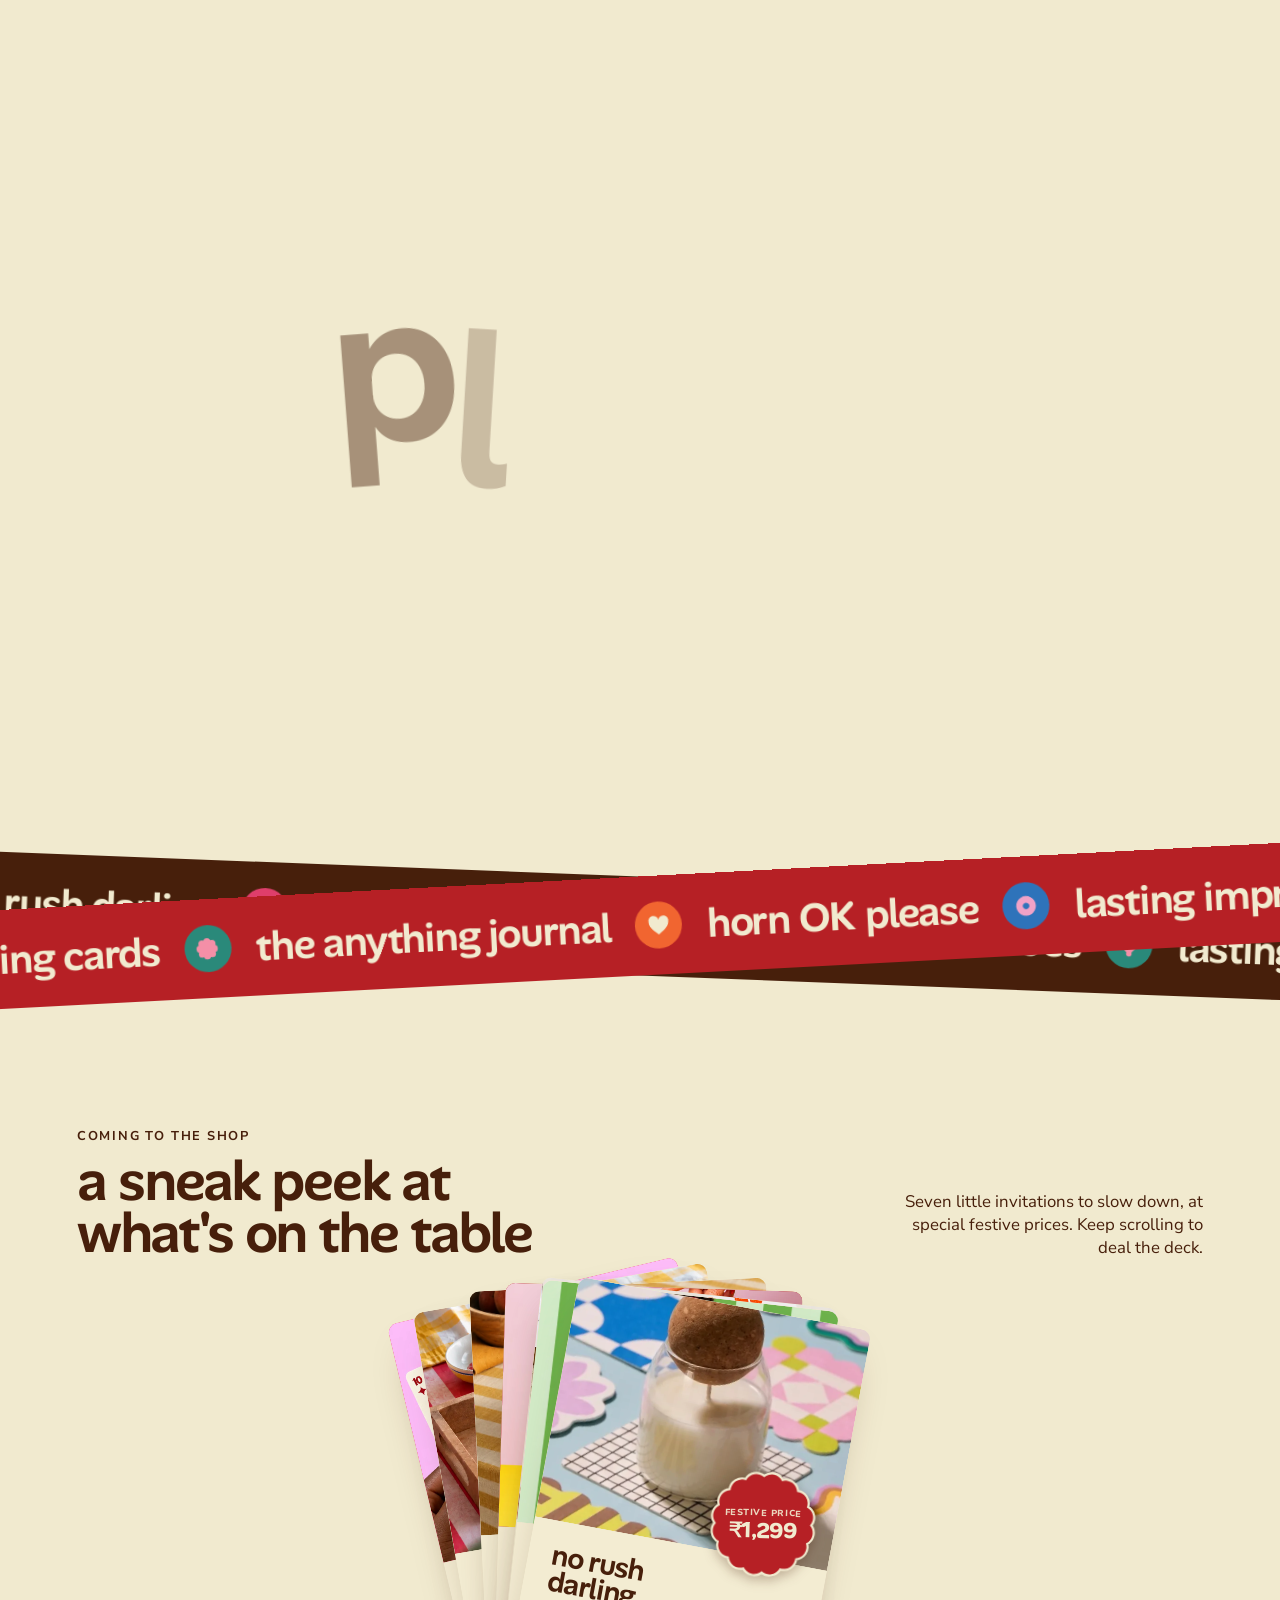
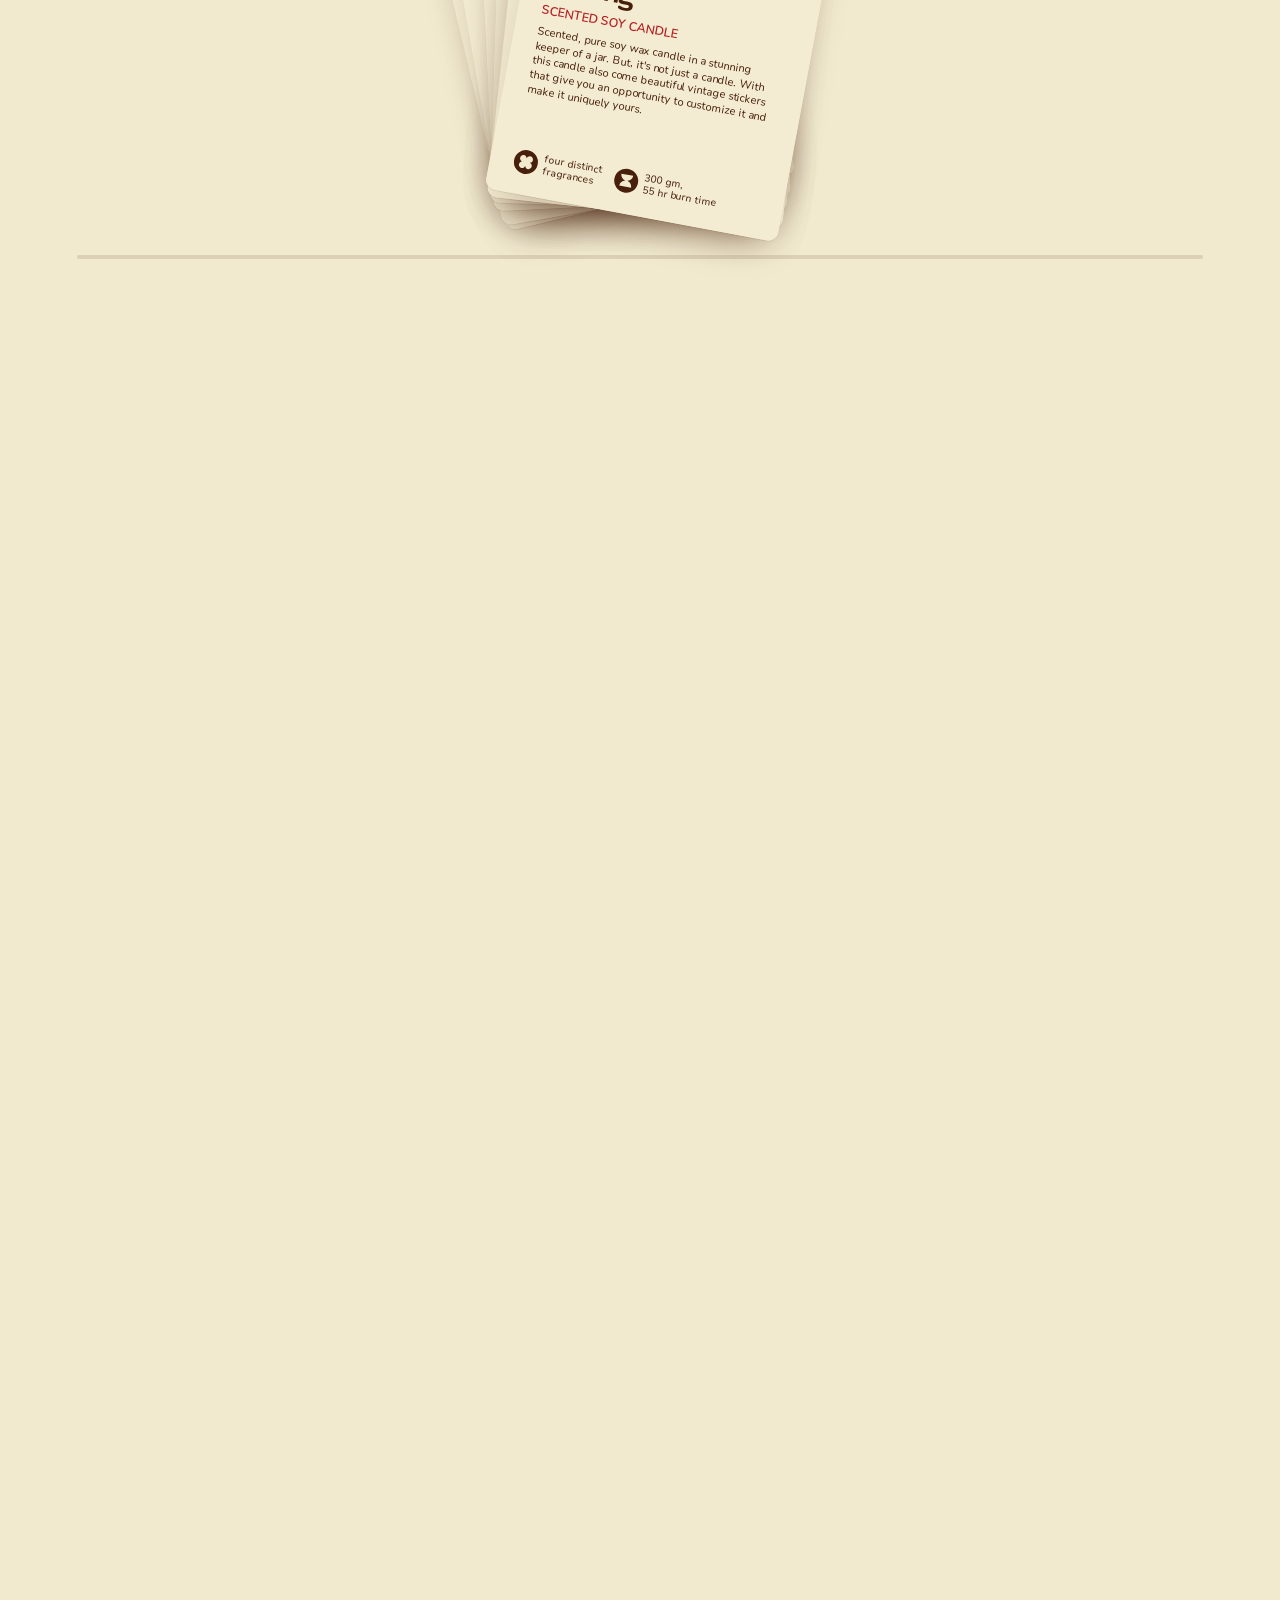
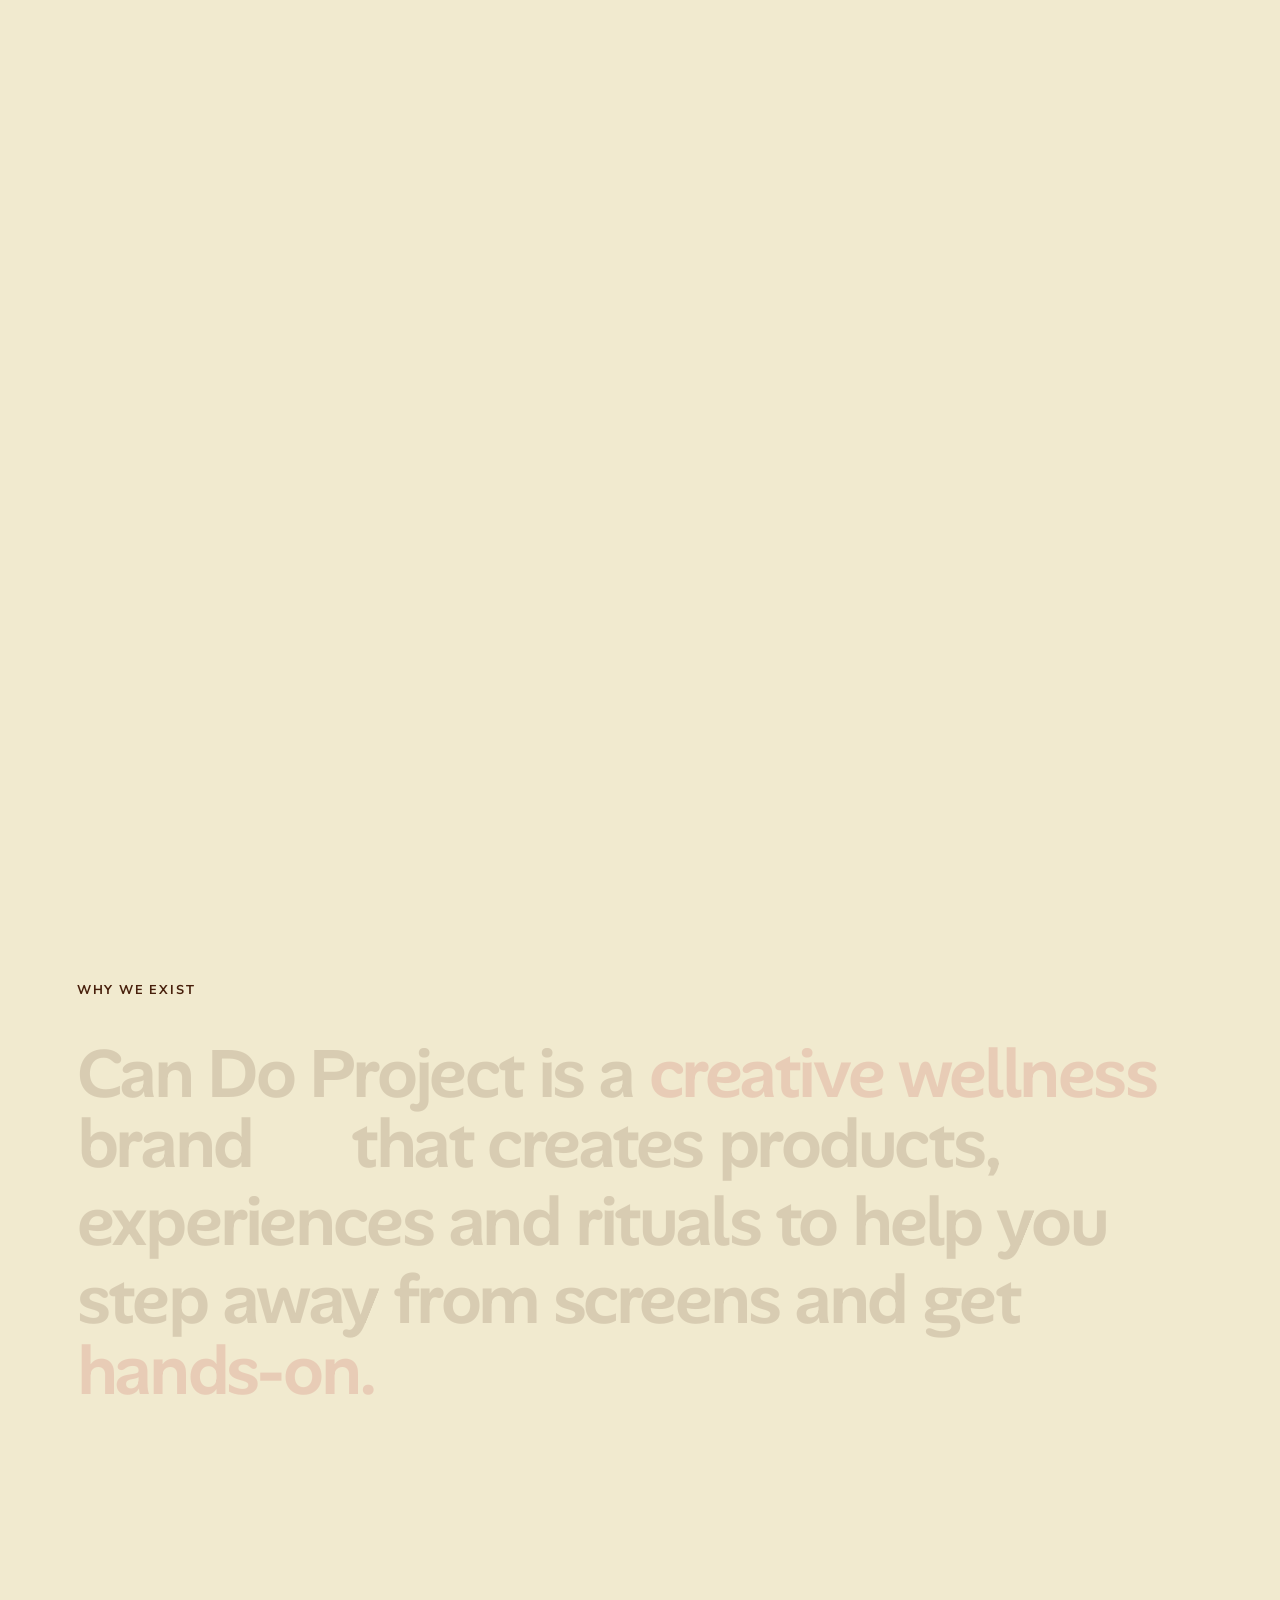
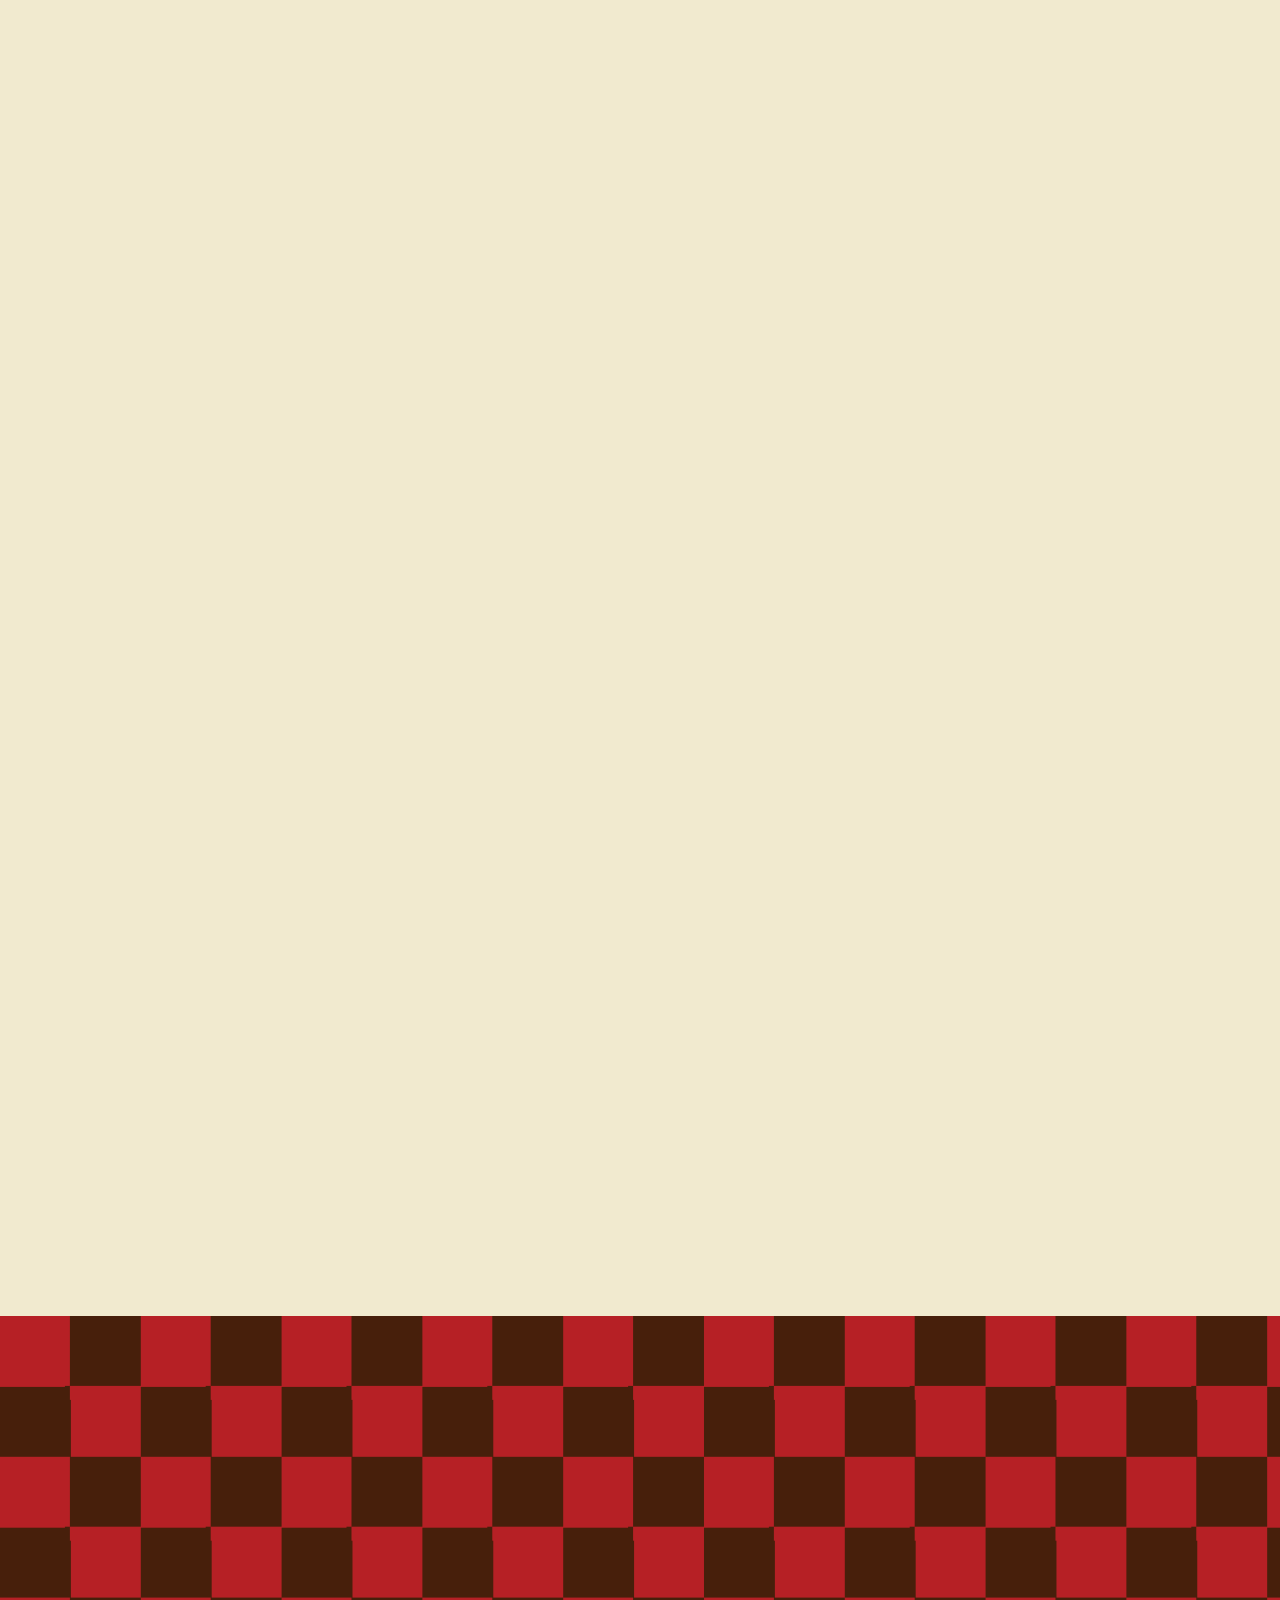
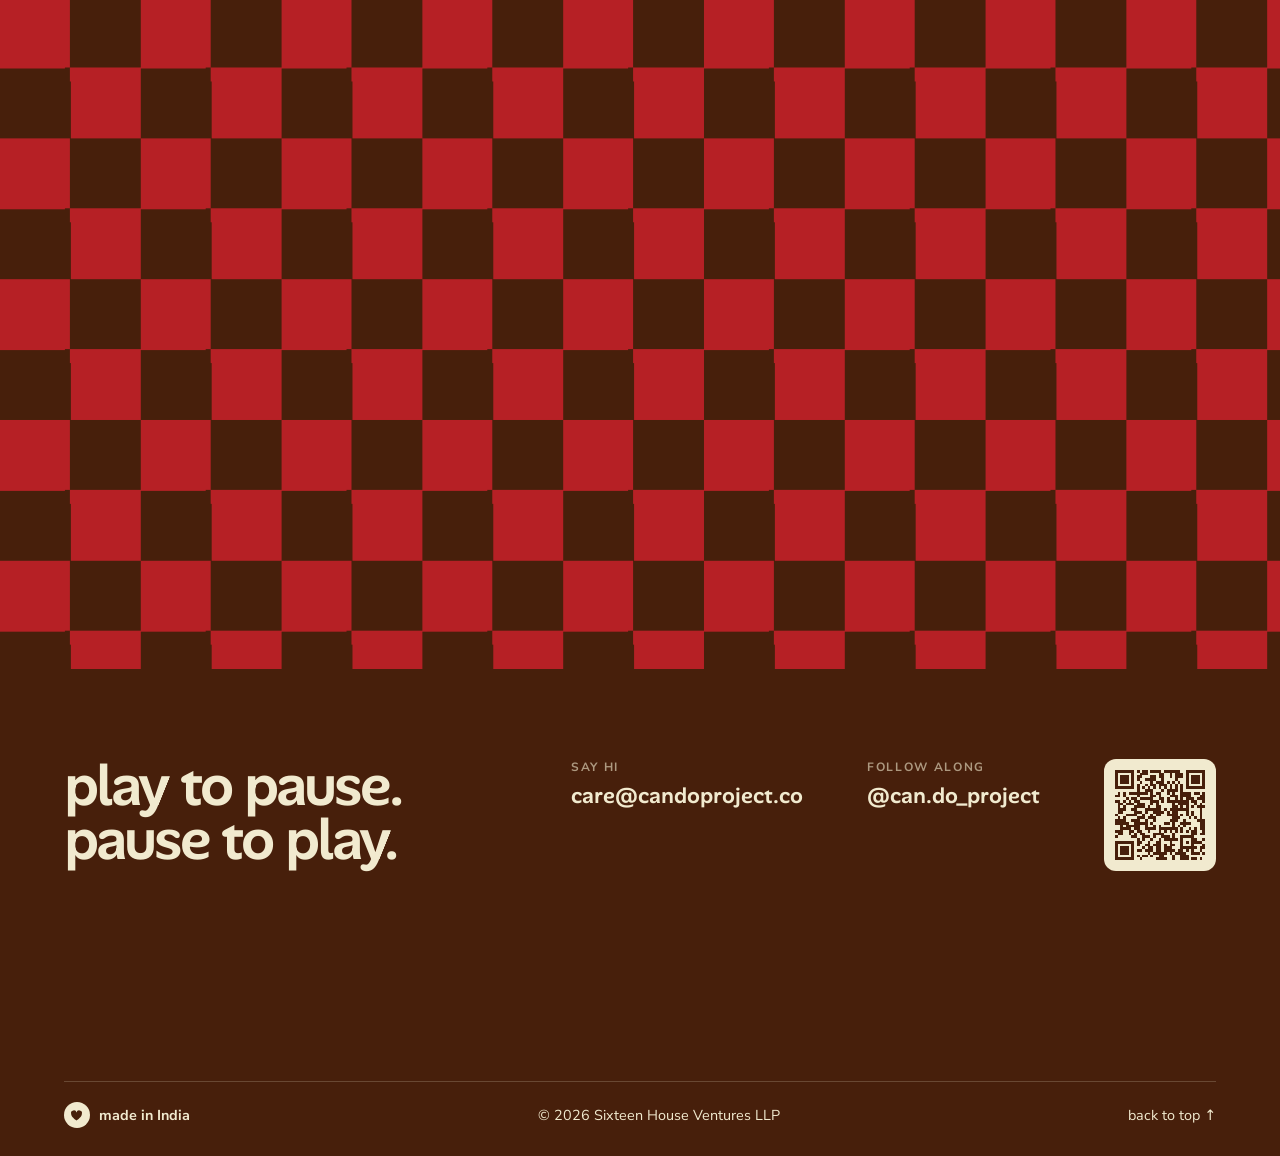
<file: index.html>
<!doctype html>
<html lang="en">
<head>
  <meta charset="utf-8">
  <meta name="viewport" content="width=device-width, initial-scale=1">
  <title>Can Do Project — play to pause. Coming soon.</title>
  <meta name="description" content="Can Do Project is a creative wellness brand making hands-on products, experiences and rituals to help you step away from screens. Our shop opens soon — get early access.">
  <meta name="theme-color" content="#f1eacf">
  <meta property="og:type" content="website">
  <meta property="og:title" content="Can Do Project — play to pause.">
  <meta property="og:description" content="Hands-on things to help you step away from screens. Our shop opens soon.">
  <link rel="canonical" href="https://www.candoproject.co/">
  <meta property="og:url" content="https://www.candoproject.co/">
  <meta property="og:image" content="https://www.candoproject.co/assets/img/playing-cards-1.webp">
  <meta name="twitter:card" content="summary_large_image">
  <link rel="icon" href="data:image/svg+xml,%3Csvg xmlns='http://www.w3.org/2000/svg' viewBox='0 0 100 100'%3E%3Ccircle cx='50' cy='50' r='50' fill='%23df3e6b'/%3E%3Cg fill='%23f7abad'%3E%3Ccircle cx='37' cy='37' r='13'/%3E%3Ccircle cx='63' cy='37' r='13'/%3E%3Ccircle cx='37' cy='63' r='13'/%3E%3Ccircle cx='63' cy='63' r='13'/%3E%3Crect x='37' y='37' width='26' height='26'/%3E%3C/g%3E%3C/svg%3E">
  <link rel="preload" href="assets/fonts/AlanSans-Variable.woff2" as="font" type="font/woff2" crossorigin>
  <link rel="stylesheet" href="assets/css/base.css">
  <link rel="stylesheet" href="style.css">
</head>
<body>
  <a class="skip" href="#signup">Skip to early access signup</a>

  <header class="site-header">
    <a class="site-header__brand" href="#top" aria-label="Can Do Project, back to top">
      <!-- boxed horizontal lockup, box geometry from CDP_Design Toolkit -->
      <svg class="site-header__mark" viewBox="-16.45 -17.35 338.18 61.28" aria-hidden="true">
        <rect x="-16.45" y="-17.35" width="338.18" height="61.28" rx="8.34"/>
        <use href="assets/icons.svg#i-lockup" width="307.27" height="28.9"/>
      </svg>
    </a>
    <nav class="site-header__nav" aria-label="Primary">
      <a class="pill pill--ghost" href="https://www.instagram.com/can.do_project" target="_blank" rel="noopener">
        <svg class="icon" viewBox="0 0 24 24" aria-hidden="true"><path d="M12 2.2c3.2 0 3.6 0 4.8.1 3.2.1 4.8 1.7 4.9 4.9.1 1.3.1 1.6.1 4.8s0 3.6-.1 4.8c-.1 3.2-1.7 4.8-4.9 4.9-1.3.1-1.6.1-4.8.1s-3.6 0-4.8-.1c-3.3-.1-4.8-1.7-4.9-4.9C2.2 15.6 2.2 15.2 2.2 12s0-3.6.1-4.8C2.4 3.9 3.9 2.4 7.2 2.3 8.4 2.2 8.8 2.2 12 2.2zm0 4.7a5.1 5.1 0 1 0 0 10.2 5.1 5.1 0 0 0 0-10.2zm0 8.4a3.3 3.3 0 1 1 0-6.6 3.3 3.3 0 0 1 0 6.6zm5.3-9.8a1.2 1.2 0 1 0 0 2.4 1.2 1.2 0 0 0 0-2.4z"/></svg>
        <span>@can.do_project</span>
      </a>
      <a class="pill pill--solid" href="#signup">Get early access</a>
    </nav>
  </header>

  <main id="top">
    <!-- HERO -->
    <section class="hero" aria-labelledby="hero-title">
      <div class="hero__coins" aria-hidden="true">
        <div class="drag" style="--x:6%;--y:17%;--s:9"><div class="coin" style="--bg:var(--rose);--fg:var(--blush)"><svg class="icon"><use href="assets/icons.svg#i-quatrefoil"/></svg></div></div>
        <div class="drag" style="--x:80%;--y:13%;--s:11"><div class="coin" style="--bg:var(--sky);--fg:var(--sun)"><svg class="icon"><use href="assets/icons.svg#i-sparkle"/></svg></div></div>
        <div class="drag" style="--x:9%;--y:68%;--s:12"><div class="coin" style="--bg:var(--teal);--fg:#f48fa7"><svg class="icon"><use href="assets/icons.svg#i-pillow"/></svg></div></div>
        <div class="drag" style="--x:78%;--y:64%;--s:10"><div class="coin" style="--bg:var(--tangerine);--fg:var(--beige)"><svg class="icon"><use href="assets/icons.svg#i-burst"/></svg></div></div>
        <div class="drag" style="--x:30%;--y:11%;--s:5.5"><div class="coin" style="--bg:var(--cherry);--fg:var(--blush)"><svg class="icon"><use href="assets/icons.svg#i-heart"/></svg></div></div>
        <div class="drag" style="--x:62%;--y:84%;--s:6"><div class="coin" style="--bg:var(--plum);--fg:var(--cherry)"><svg class="icon"><use href="assets/icons.svg#i-dot-ring"/></svg></div></div>
        <div class="drag drag--wide" style="--x:91%;--y:40%;--s:6.5"><div class="coin" style="--bg:var(--cobalt);--fg:var(--bubblegum)"><svg class="icon"><use href="assets/icons.svg#i-drop"/></svg></div></div>
        <div class="drag drag--wide" style="--x:2%;--y:44%;--s:6"><div class="coin" style="--bg:var(--olive);--fg:var(--beige)"><svg class="icon"><use href="assets/icons.svg#i-hourglass"/></svg></div></div>
        <div class="drag" style="--x:29%;--y:86%;--s:7"><div class="coin" style="--bg:var(--leaf);--fg:var(--blush)"><svg class="icon"><use href="assets/icons.svg#i-rainbow"/></svg></div></div>
        <p class="hero__hint">psst — they move.<br>go on, fling one.</p>
      </div>

      <div class="hero__inner">
        <h1 class="hero__title" id="hero-title">
          <span class="line">play to</span>
          <span class="line">pause<span class="hero__dot">.</span></span>
        </h1>
        <p class="hero__lede">Playful, hands-on things to help you put the phone down and pick something up. Something good is brewing — and you can be first through the door.</p>
        <a class="btn" href="#signup">
          <span>Get early access</span>
          <svg class="icon" aria-hidden="true"><use href="assets/icons.svg#i-sparkle"/></svg>
        </a>
      </div>

      <a class="badge" href="#products" aria-label="Scroll to see what we're making">
        <svg class="badge__spin" viewBox="0 0 100 100" aria-hidden="true">
          <use href="assets/icons.svg#i-badge" fill="var(--red)"/>
          <defs><path id="badge-path" d="M50 50m-31 0a31 31 0 1 1 62 0a31 31 0 1 1-62 0"/></defs>
          <!-- textLength = circumference − (circumference − natural width) ÷ 32 chars, so the gap at the join matches the others (spacing is only added between chars) -->
          <text><textPath href="#badge-path" textLength="193.55" lengthAdjust="spacing">play to pause • pause to play •&#160;</textPath></text>
        </svg>
        <svg class="badge__arrow" viewBox="0 0 24 24" aria-hidden="true"><path d="M12 4v15m0 0-6-6m6 6 6-6" fill="none" stroke="currentColor" stroke-width="2.6" stroke-linecap="round" stroke-linejoin="round"/></svg>
      </a>
    </section>

    <!-- MARQUEE -->
    <div class="ribbons" aria-hidden="true">
      <div class="ribbon ribbon--back"><div class="ribbon__track" data-dir="-1"></div></div>
      <div class="ribbon ribbon--front"><div class="ribbon__track" data-dir="1"></div></div>
    </div>

    <!-- PRODUCTS -->
    <section class="products" id="products" aria-labelledby="products-title">
      <div class="products__head">
        <p class="eyebrow">coming to the shop</p>
        <h2 id="products-title">a sneak peek at<br>what's on the table</h2>
        <p class="products__note">Seven little invitations to slow down, at special festive prices. <span class="desk-only">Keep scrolling to deal the deck.</span><span class="mob-only">Swipe through the deck.</span></p>
      </div>

      <div class="products__viewport">
        <div class="products__track">
          <article class="easel" style="--c:var(--sleeve-pink);--pos:50% 12%">
            <div class="easel__img"><img src="assets/img/playing-cards-5.webp" alt="Hands holding illustrated Can Do Project playing cards" width="1121" height="1403" loading="lazy" decoding="async"></div>
            <p class="price"><svg class="price__bg" aria-hidden="true"><use href="assets/icons.svg#i-badge"/></svg><span class="price__label">festive price</span> <span class="price__amt">₹999</span></p>
            <div class="easel__body">
              <h3 class="easel__title">play. pause.<br>shuffle. repeat.</h3>
              <p class="easel__kind">Playing cards</p>
              <p class="easel__desc">A deck of playing cards with a little twist. With acrylic markers and 54 beautiful canvases to colour, doodle and make your own, you can turn this limited edition classic deck into something wonderfully one of a kind!</p>
              <ul class="easel__points">
                <li><span class="coin"><svg class="icon"><use href="assets/icons.svg#i-cat-cards"/></svg></span><span>52 playing cards<br>+ 2 jokers</span></li>
                <li><span class="coin"><svg class="icon"><use href="assets/icons.svg#i-cat-kit"/></svg></span><span>kit includes<br>acrylic markers</span></li>
              </ul>
            </div>
          </article>

          <article class="easel" style="--c:var(--sleeve-green)">
            <div class="easel__img"><img src="assets/img/tray-3.webp" alt="Wooden tray with rotating beads on a striped cloth beside paint pots" width="1600" height="902" loading="lazy" decoding="async"></div>
            <p class="price"><svg class="price__bg" aria-hidden="true"><use href="assets/icons.svg#i-badge"/></svg><span class="price__label">festive price</span> <span class="price__amt">₹799</span></p>
            <div class="easel__body">
              <h3 class="easel__title">serving<br>good vibes</h3>
              <p class="easel__kind">Paint your own tray</p>
              <p class="easel__desc">Your tray, your very own way! A wooden tray with fun rotating beads that you can paint any way you want. Are you ready to serve some goodness?</p>
              <ul class="easel__points">
                <li><span class="coin"><svg class="icon"><use href="assets/icons.svg#i-cat-heart"/></svg></span><span>crafted by<br>skilled hands</span></li>
                <li><span class="coin"><svg class="icon"><use href="assets/icons.svg#i-cat-kit"/></svg></span><span>kit includes paints<br>and paint brush</span></li>
              </ul>
            </div>
          </article>

          <article class="easel" style="--c:var(--sleeve-navy)">
            <div class="easel__img"><img src="assets/img/truck-2.webp" alt="Handmade wooden truck on a yellow striped tablecloth with paints" width="1536" height="1024" loading="lazy" decoding="async"></div>
            <p class="price"><svg class="price__bg" aria-hidden="true"><use href="assets/icons.svg#i-badge"/></svg><span class="price__label">festive price</span> <span class="price__amt">₹899</span></p>
            <div class="easel__body">
              <h3 class="easel__title">horn OK<br>please</h3>
              <p class="easel__kind">Paint your own truck</p>
              <p class="easel__desc">Your very own truck, ready for a personality of its own. Paint it your way, then load it up with little things you love.</p>
              <ul class="easel__points">
                <li><span class="coin"><svg class="icon"><use href="assets/icons.svg#i-cat-heart"/></svg></span><span>crafted by<br>skilled hands</span></li>
                <li><span class="coin"><svg class="icon"><use href="assets/icons.svg#i-cat-kit"/></svg></span><span>kit includes paints<br>and paint brush</span></li>
              </ul>
            </div>
          </article>

          <article class="easel" style="--c:var(--red);--pos:50% 68%">
            <div class="easel__img"><img src="assets/img/journal-8.webp" alt="A red 'the anything journal' balanced on a yellow surface" width="1067" height="1600" loading="lazy" decoding="async"></div>
            <p class="price"><svg class="price__bg" aria-hidden="true"><use href="assets/icons.svg#i-badge"/></svg><span class="price__label">festive price</span> <span class="price__amt">₹999</span></p>
            <div class="easel__body">
              <h3 class="easel__title">the anything<br>journal</h3>
              <p class="easel__kind">Prompted journal</p>
              <p class="easel__desc">Write. Scribble. Cross things out. Draw something questionable. Make a list you'll probably ignore. This isn't a journal you complete in order. Start anywhere. Skip around. Repeat your favourites. Ignore the rest until you need them.</p>
              <ul class="easel__points">
                <li><span class="coin"><svg class="icon"><use href="assets/icons.svg#i-cat-cards"/></svg></span><span>120+ pages<br>with prompts</span></li>
                <li><span class="coin"><svg class="icon"><use href="assets/icons.svg#i-cat-kit"/></svg></span><span>includes<br>sticker sheet</span></li>
              </ul>
            </div>
          </article>

          <article class="easel" style="--c:var(--sleeve-purple)">
            <div class="easel__img"><img src="assets/img/blocks-1.webp" alt="Wooden printing blocks stamping colourful shapes onto cards and tags" width="1600" height="900" loading="lazy" decoding="async"></div>
            <p class="price"><svg class="price__bg" aria-hidden="true"><use href="assets/icons.svg#i-badge"/></svg><span class="price__label">festive price</span> <span class="price__amt">₹549</span></p>
            <div class="easel__body">
              <h3 class="easel__title">lasting<br>impressions</h3>
              <p class="easel__kind">Hand block your greeting cards</p>
              <p class="easel__desc">Pick a block. Add some paint. Press it down and see what happens. Mix, match, and make each card uniquely yours.</p>
              <ul class="easel__points">
                <li><span class="coin"><svg class="icon"><use href="assets/icons.svg#i-cat-wood"/></svg></span><span>crafted from<br>jamun wood</span></li>
                <li><span class="coin"><svg class="icon"><use href="assets/icons.svg#i-cat-kit"/></svg></span><span>kit includes paints<br>and paint brush</span></li>
                <li><span class="coin"><svg class="icon"><use href="assets/icons.svg#i-cat-stickers"/></svg></span><span>5 greeting cards<br>+ envelopes</span></li>
              </ul>
            </div>
          </article>

          <article class="easel" style="--c:var(--cherry)">
            <div class="easel__img"><img src="assets/img/tote-1.webp" alt="Person carrying a canvas tote with a red strap against green stripes" width="1600" height="1132" loading="lazy" decoding="async"></div>
            <p class="price"><svg class="price__bg" aria-hidden="true"><use href="assets/icons.svg#i-badge"/></svg><span class="price__label">festive price</span> <span class="price__amt">₹1,349</span></p>
            <div class="easel__body">
              <h3 class="easel__title">the everything<br>tote</h3>
              <p class="easel__kind">Everyday canvas tote</p>
              <p class="easel__desc">A tote that almost fits everything! Make it unapologetically yours with fun press-on stickers to colour in, because no two totes should ever look alike. Comfy, customizable, and ready to go wherever you do.</p>
              <ul class="easel__points">
                <li><span class="coin"><svg class="icon"><use href="assets/icons.svg#i-cat-stickers"/></svg></span><span>press-on<br>stickers included</span></li>
                <li><span class="coin"><svg class="icon"><use href="assets/icons.svg#i-cat-kit"/></svg></span><span>acrylic markers<br>inside</span></li>
              </ul>
            </div>
          </article>

          <article class="easel" style="--c:var(--choc);--k:var(--red)">
            <div class="easel__img"><img src="assets/img/candle-2-centre.webp" alt="Soy wax candle in a glass jar with a cork lid, on patterned coasters" width="660" height="740" loading="lazy" decoding="async"></div>
            <p class="price"><svg class="price__bg" aria-hidden="true"><use href="assets/icons.svg#i-badge"/></svg><span class="price__label">festive price</span> <span class="price__amt">₹1,299</span></p>
            <div class="easel__body">
              <h3 class="easel__title">no rush<br>darling</h3>
              <p class="easel__kind">Scented soy candle</p>
              <p class="easel__desc">Scented, pure soy wax candle in a stunning keeper of a jar. But, it's not just a candle. With this candle also come beautiful vintage stickers that give you an opportunity to customize it and make it uniquely yours.</p>
              <ul class="easel__points">
                <li><span class="coin"><svg class="icon"><use href="assets/icons.svg#i-cat-quatrefoil"/></svg></span><span>four distinct<br>fragrances</span></li>
                <li><span class="coin"><svg class="icon"><use href="assets/icons.svg#i-cat-hourglass"/></svg></span><span>300 gm,<br>55 hr burn time</span></li>
              </ul>
            </div>
          </article>
        </div>
      </div>
      <div class="products__progress" aria-hidden="true"><span></span></div>
    </section>

    <!-- MANIFESTO -->
    <section class="manifesto" aria-label="About Can Do Project">
      <p class="eyebrow">why we exist</p>
      <p class="manifesto__text">
        Can Do Project is a <em>creative wellness</em> brand
        <span class="m-coin coin" style="--bg:var(--sky);--fg:var(--sun)" aria-hidden="true"><svg class="icon"><use href="assets/icons.svg#i-sparkle"/></svg></span>
        that creates products, experiences and rituals to help you
        <span class="m-coin coin" style="--bg:var(--rose);--fg:var(--blush)" aria-hidden="true"><svg class="icon"><use href="assets/icons.svg#i-quatrefoil"/></svg></span>
        step away from screens and get <em>hands-on.</em>
      </p>
      <p class="manifesto__sub">Whether you're spending time alone or with loved ones, we make space for you to be present, unwind and simply enjoy the moment.</p>
    </section>

    <!-- SIGNUP -->
    <section class="signup pat-checker" id="signup" aria-labelledby="signup-title">
      <div class="signup__card scallop-bottom">
        <div class="signup__content">
          <span class="wordmark wordmark--tag signup__tag">Early access</span>
          <h2 id="signup-title">be first<br>in line.</h2>
          <p>Get a heads-up the moment our shop opens, plus first dibs on launch drops. No spam, just good things — pinky promise.</p>

          <!--
            Wire-up: set data-endpoint to your list's POST URL (Klaviyo / Formspree / a Shopify
            customer form proxy). The handler in main.js POSTs FormData with an `email` field.
            Left empty, the form shows the success state locally so the page can be reviewed.
          -->
          <form class="signup__form" data-endpoint="" novalidate>
            <label class="sr-only" for="email">Email address</label>
            <input id="email" name="email" type="email" inputmode="email" autocomplete="email" placeholder="you@example.com" required aria-describedby="email-msg">
            <button type="submit" class="btn">
              <span>Count me in</span>
              <svg class="icon" aria-hidden="true"><use href="assets/icons.svg#i-heart"/></svg>
            </button>
          </form>
          <p class="signup__msg" id="email-msg" role="status" aria-live="polite"></p>
          <div class="qr-follow signup__qr">
            <a class="qr" href="https://www.instagram.com/can.do_project" target="_blank" rel="noopener" aria-label="Instagram QR code — @can.do_project">
              <svg aria-hidden="true"><use href="assets/icons.svg#i-qr-instagram"/></svg>
            </a>
            <p class="qr-follow__text">
              <span>or follow along on Instagram</span>
              <a href="https://www.instagram.com/can.do_project" target="_blank" rel="noopener"><strong>@can.do_project</strong></a>
              <span class="qr-follow__hint qr-only">scan with your phone camera</span>
            </p>
          </div>
        </div>

        <div class="signup__done" hidden>
          <div class="coin signup__done-coin" style="--bg:var(--red);--fg:var(--beige)" aria-hidden="true"><svg class="icon"><use href="assets/icons.svg#i-burst"/></svg></div>
          <h2 tabindex="-1">you're on<br>the list!</h2>
          <p>We'll send one little note when the doors open. Until then — no rush, darling.</p>
        </div>
        <div class="signup__burst" aria-hidden="true"></div>
      </div>
    </section>
  </main>

  <footer class="site-footer">
    <div class="site-footer__top">
      <p class="site-footer__line">play to pause.<br>pause to play.</p>
      <div class="site-footer__links">
        <div>
          <p class="label">say hi</p>
          <a href="mailto:care@candoproject.co">care@candoproject.co</a>
        </div>
        <div>
          <p class="label">follow along</p>
          <a href="https://www.instagram.com/can.do_project" target="_blank" rel="noopener">@can.do_project</a>
        </div>
        <a class="qr site-footer__qr" href="https://www.instagram.com/can.do_project" target="_blank" rel="noopener" aria-label="Instagram QR code — @can.do_project">
          <svg aria-hidden="true"><use href="assets/icons.svg#i-qr-instagram"/></svg>
        </a>
      </div>
    </div>
    <!-- logo lockup from CDP_Design Toolkit, one path per letter -->
    <svg class="site-footer__mark" viewBox="0 0 307.27 28.9" aria-hidden="true">
      <path d="M22.09 26.71C22.4 26.59 23 26.54 23 25.62C23 24.2 23.03 22.86 23.04 21.53C23.04 20.82 22.37 20.3 21.69 20.49C20.12 20.93 17.62 21.57 16.15 21.63C11.74 21.81 8.5 18.59 8.48 14.39C8.46 10.12 11.58 7.03 16.12 7.18C18.54 7.26 20.16 7.83 22.77 8.23C22.93 6.86 22.96 5.35 23.09 3.8C23.2 2.44 22.57 1.88 21.38 1.63C18.67 1.05 16.55 0.65 13.77 0.82C8.2 1.16 3.96 3.85 1.98 9.17C0 14.48 0.73 19.52 4.66 23.84C9.27 28.9 16.79 28.77 22.09 26.71 "/>
      <path d="M37.83 19.43L34.83 19.43C35.78 17.21 36.71 15.04 37.82 12.45C37.82 12.46 37.82 12.47 37.83 12.48C37.84 12.47 37.84 12.46 37.84 12.45C38.95 15.04 39.88 17.21 40.83 19.43ZM40.13 2.5C39.8 1.75 39.39 1.38 38.75 1.3L38.76 1.29L36.9 1.29L36.91 1.3C36.27 1.38 35.86 1.75 35.53 2.5C33.7 6.6 26.02 23.05 23.97 27.48C26 27.48 27.72 27.48 29.45 27.48C30.9 27.48 31.78 27.22 32.08 25.77C32.29 24.75 33.32 24.41 34.36 24.51C36.15 24.7 36.92 24.77 37.83 24.73C38.73 24.77 39.51 24.7 41.3 24.51C42.34 24.41 43.37 24.75 43.58 25.77C43.88 27.22 44.76 27.48 46.21 27.48C47.94 27.48 49.66 27.48 51.69 27.48C49.64 23.05 41.96 6.6 40.13 2.5 "/>
      <path d="M60.25 13.84C60.86 14.4 61.19 14.67 61.48 14.98C64.89 18.59 68.39 22.13 71.66 25.86C73.08 27.49 74.51 27.73 76.47 27.34L76.47 1.44L69.7 1.44L69.7 15.69C69 14.95 68.59 14.54 68.2 14.11C64.84 10.38 61.38 6.74 58.18 2.89C56.75 1.18 55.23 1.13 53.34 1.45L53.34 27.38L60.25 27.38ZM60.25 13.84 "/>
      <path d="M103.32 17.8C101.45 21.06 98.25 21.07 94.93 20.92L94.93 7.77C98.25 7.62 101.45 7.63 103.32 10.89C103.97 12.02 104.29 13.19 104.3 14.34C104.29 15.5 103.97 16.66 103.32 17.8M103.24 2.22C98.16 0.38 92.89 1.72 87.63 1.22L87.63 27.47L95.5 27.47C98.11 27.51 100.7 27.39 103.24 26.47C108.58 24.54 111.58 20.13 111.66 14.34C111.58 8.57 108.58 4.15 103.24 2.22 "/>
      <path d="M127.65 6.6C131.71 6.6 134.48 9.46 134.49 13.67C134.5 18 131.61 21.16 127.65 21.17C123.72 21.17 120.75 17.93 120.77 13.67C120.79 9.52 123.64 6.59 127.65 6.6M130.1 27.33C138.45 26.3 143.89 18.18 141.57 10.13C139.75 3.82 134.66 0.17 126.34 0.16C121.97 0.29 117.22 2.29 114.71 7.61C112.26 12.8 112.68 18.01 116.4 22.54C119.91 26.83 124.7 27.99 130.1 27.33 "/>
      <path d="M163.52 13.28C162.3 13.3 161.09 13.29 159.76 13.29L159.76 6.59C161.21 6.59 162.42 6.56 163.63 6.61C165.57 6.68 166.87 8.13 166.8 10.09C166.72 12.05 165.49 13.25 163.52 13.28M165.83 1.02C162.39 0.63 158.89 0.8 155.36 0.89C154.52 0.88 153.68 0.86 152.84 0.78L152.84 26.81L159.69 26.81L159.69 19.48C161.74 19.32 163.65 19.22 165.56 19.03C168.23 18.76 170.63 17.87 172.19 15.56C176.18 9.66 172.89 1.81 165.83 1.02 "/>
      <path d="M189.89 9.73C189.78 11.19 188.75 12.27 187.23 12.36C185.92 12.43 184.61 12.37 183.15 12.37L183.15 6.7C184.68 6.7 186.16 6.55 187.59 6.74C189.29 6.96 190.03 8.07 189.89 9.73M192.33 16.54C192.82 16.2 193.16 15.98 193.48 15.74C196.57 13.42 197.35 10.3 196.51 6.7C195.71 3.29 193.29 1.41 189.97 1.04C187.3 0.75 184.64 0.77 181.96 0.84L181.96 0.83C180.05 0.9 178.13 0.96 176.22 0.77L176.22 26.86L183.11 26.86L183.11 17.97C184.08 17.09 185.43 17.27 186.43 19.52C187.4 21.73 188.51 23.9 189.64 26.04C189.85 26.43 190.41 26.89 190.82 26.9C193.15 26.98 195.48 26.94 198.07 26.94C196.06 23.3 194.2 19.92 192.33 16.54 "/>
      <path d="M212.48 21.16C208.75 21.07 205.93 17.7 206.04 13.44C206.14 9.18 209.05 6.48 213.38 6.59C217.08 6.69 219.76 9.8 219.66 13.88C219.57 18.3 216.66 21.25 212.48 21.16M212.78 0.15C201.27 0.17 195.8 10.5 199.75 19.67C202.15 25.22 208.18 28.17 215.21 27.31C223.29 26.32 228.61 19.01 227.02 11.07C225.66 4.33 220.18 0.13 212.78 0.15 "/>
      <path d="M241 0.88L233.92 0.88C233.92 5.11 233.96 16.51 233.79 18.05C233.56 20.18 232.36 21.17 230.22 21.14C229.18 21.13 228.14 20.96 226.95 20.85C226.95 22.04 226.94 23.14 226.95 24.24C226.98 27.82 226.54 27.08 229.78 27.43C236.56 28.18 241.06 24.73 241 17.68C240.96 13.38 241 2.2 241 0.88 "/>
      <path d="M260.18 6.06L260.18 0.91L246.96 0.91C246.04 0.89 245.13 0.85 244.2 0.77L244.2 6.49L244.21 6.49L244.21 26.85L260.16 26.85L260.16 21.5L251.35 21.5L251.35 16.32L258.99 16.32L258.99 11.2L251.33 11.2L251.33 6.06ZM260.18 6.06 "/>
      <path d="M283.25 26.06C283.55 25.95 284.15 25.89 284.15 24.97C284.16 23.55 284.19 22.21 284.2 20.88C284.2 20.17 283.52 19.65 282.84 19.84C281.28 20.28 278.78 20.93 277.3 20.99C272.89 21.16 269.65 17.94 269.63 13.74C269.62 9.47 272.73 6.38 277.27 6.53C279.7 6.61 281.32 7.18 283.93 7.59C284.08 6.22 284.11 4.71 284.24 3.16C284.36 1.79 283.72 1.23 282.53 0.98C279.82 0.4 277.71 0 274.92 0.17C269.35 0.52 265.11 3.2 263.13 8.52C261.15 13.83 261.88 18.87 265.81 23.19C270.43 28.25 277.94 28.13 283.25 26.06 "/>
      <path d="M286.96 1.02L286.96 7.43L293.67 7.43L293.67 26.86L300.59 26.86L300.59 7.27L307.27 7.27L307.27 1.02ZM286.96 1.02 "/>
    </svg>
    <div class="site-footer__bottom">
      <span class="made"><span class="coin" style="--bg:var(--beige);--fg:var(--choc)" aria-hidden="true"><svg class="icon"><use href="assets/icons.svg#i-heart"/></svg></span> made in India</span>
      <span>© 2026 Sixteen House Ventures LLP</span>
      <a href="#top">back to top ↑</a>
    </div>
  </footer>

  <script src="assets/vendor/gsap/gsap.min.js"></script>
  <script src="assets/vendor/gsap/ScrollTrigger.min.js"></script>
  <script src="assets/vendor/gsap/SplitText.min.js"></script>
  <script src="assets/vendor/gsap/Draggable.min.js"></script>
  <script src="assets/vendor/gsap/InertiaPlugin.min.js"></script>
  <script src="main.js"></script>
</body>
</html>
</file>
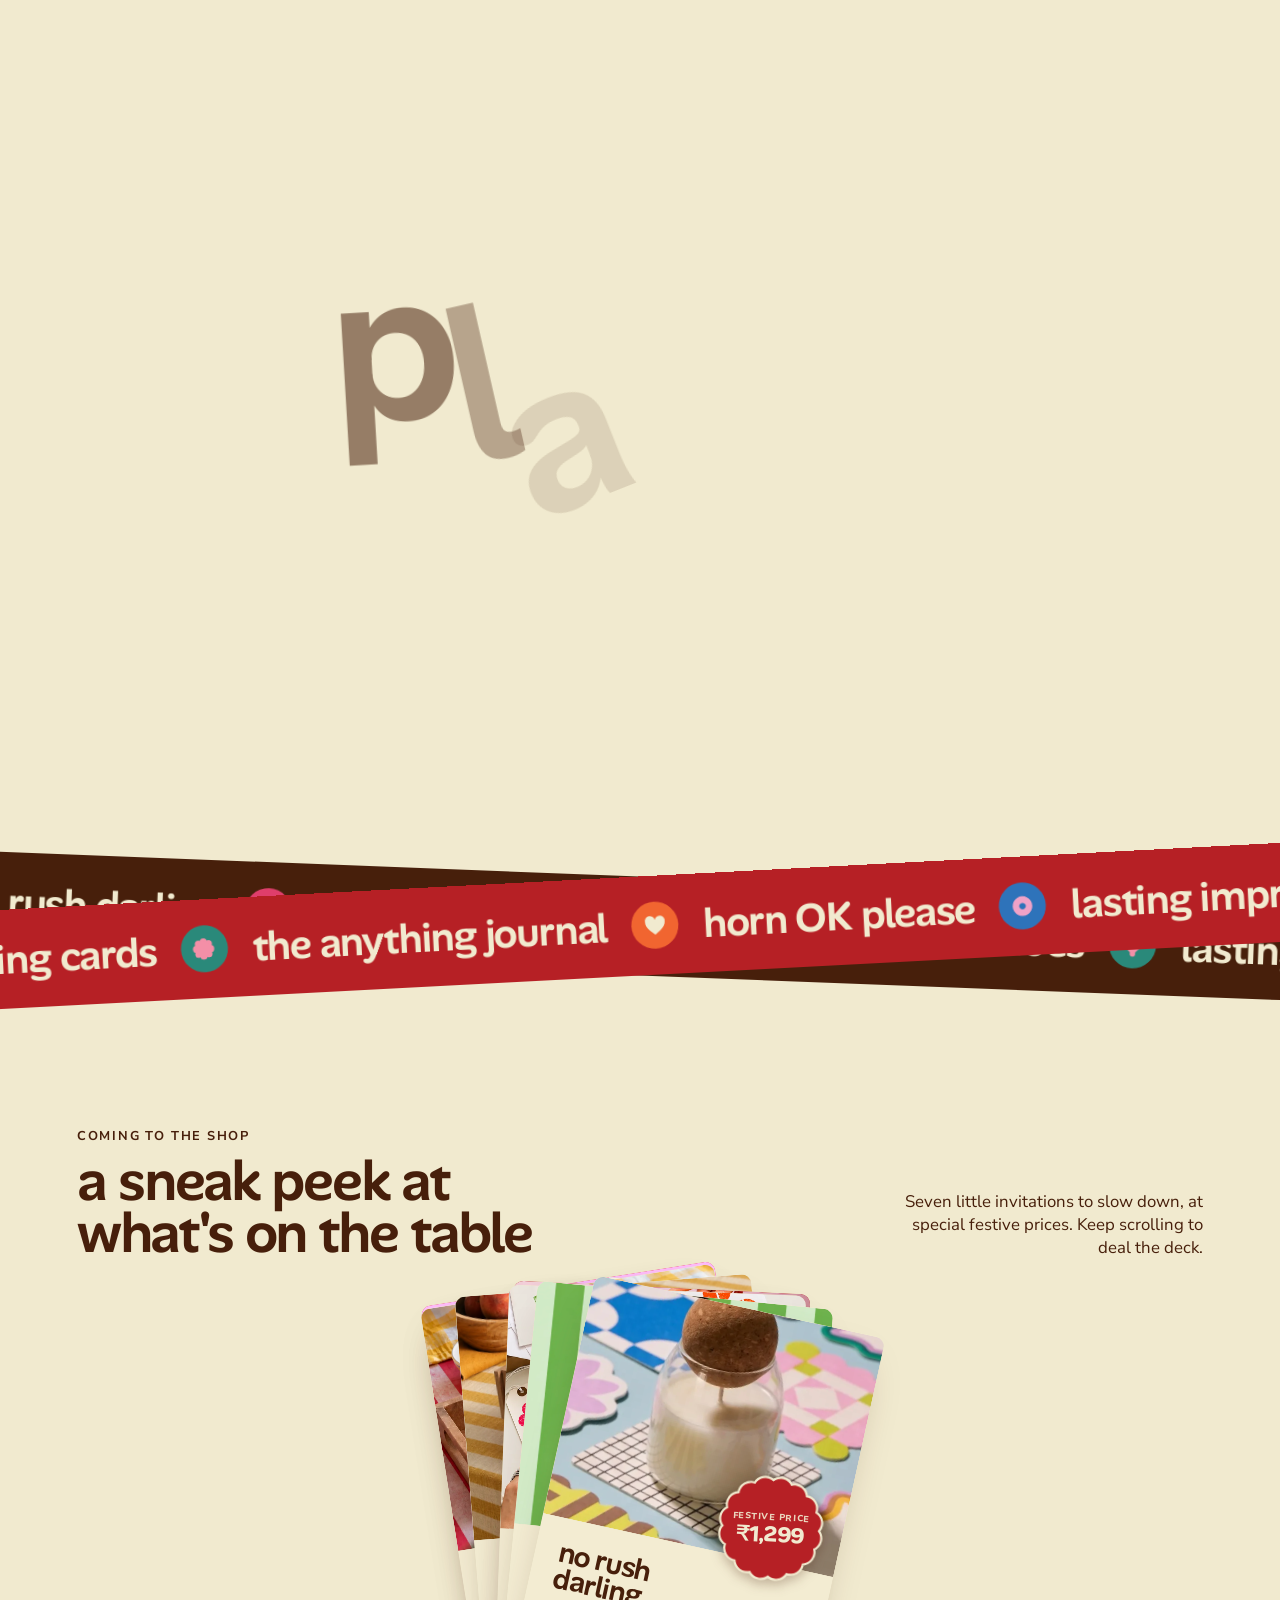
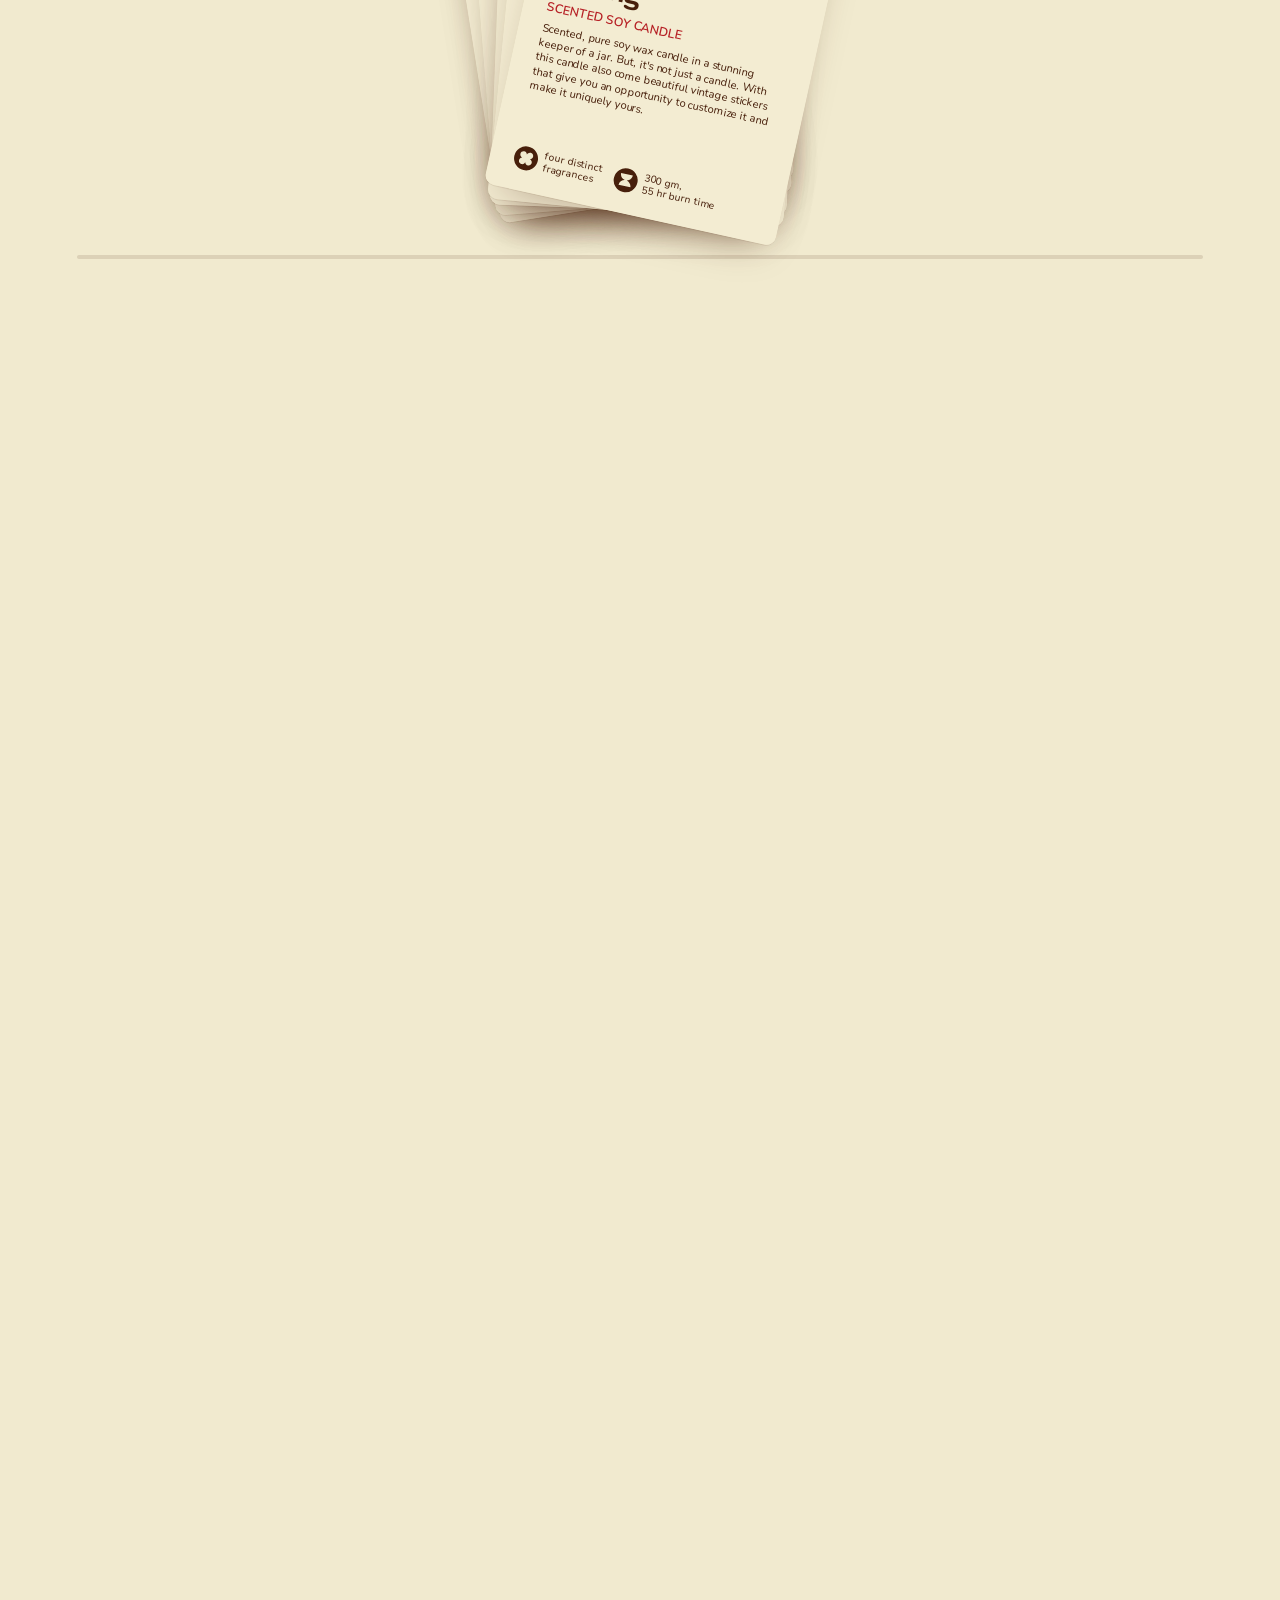
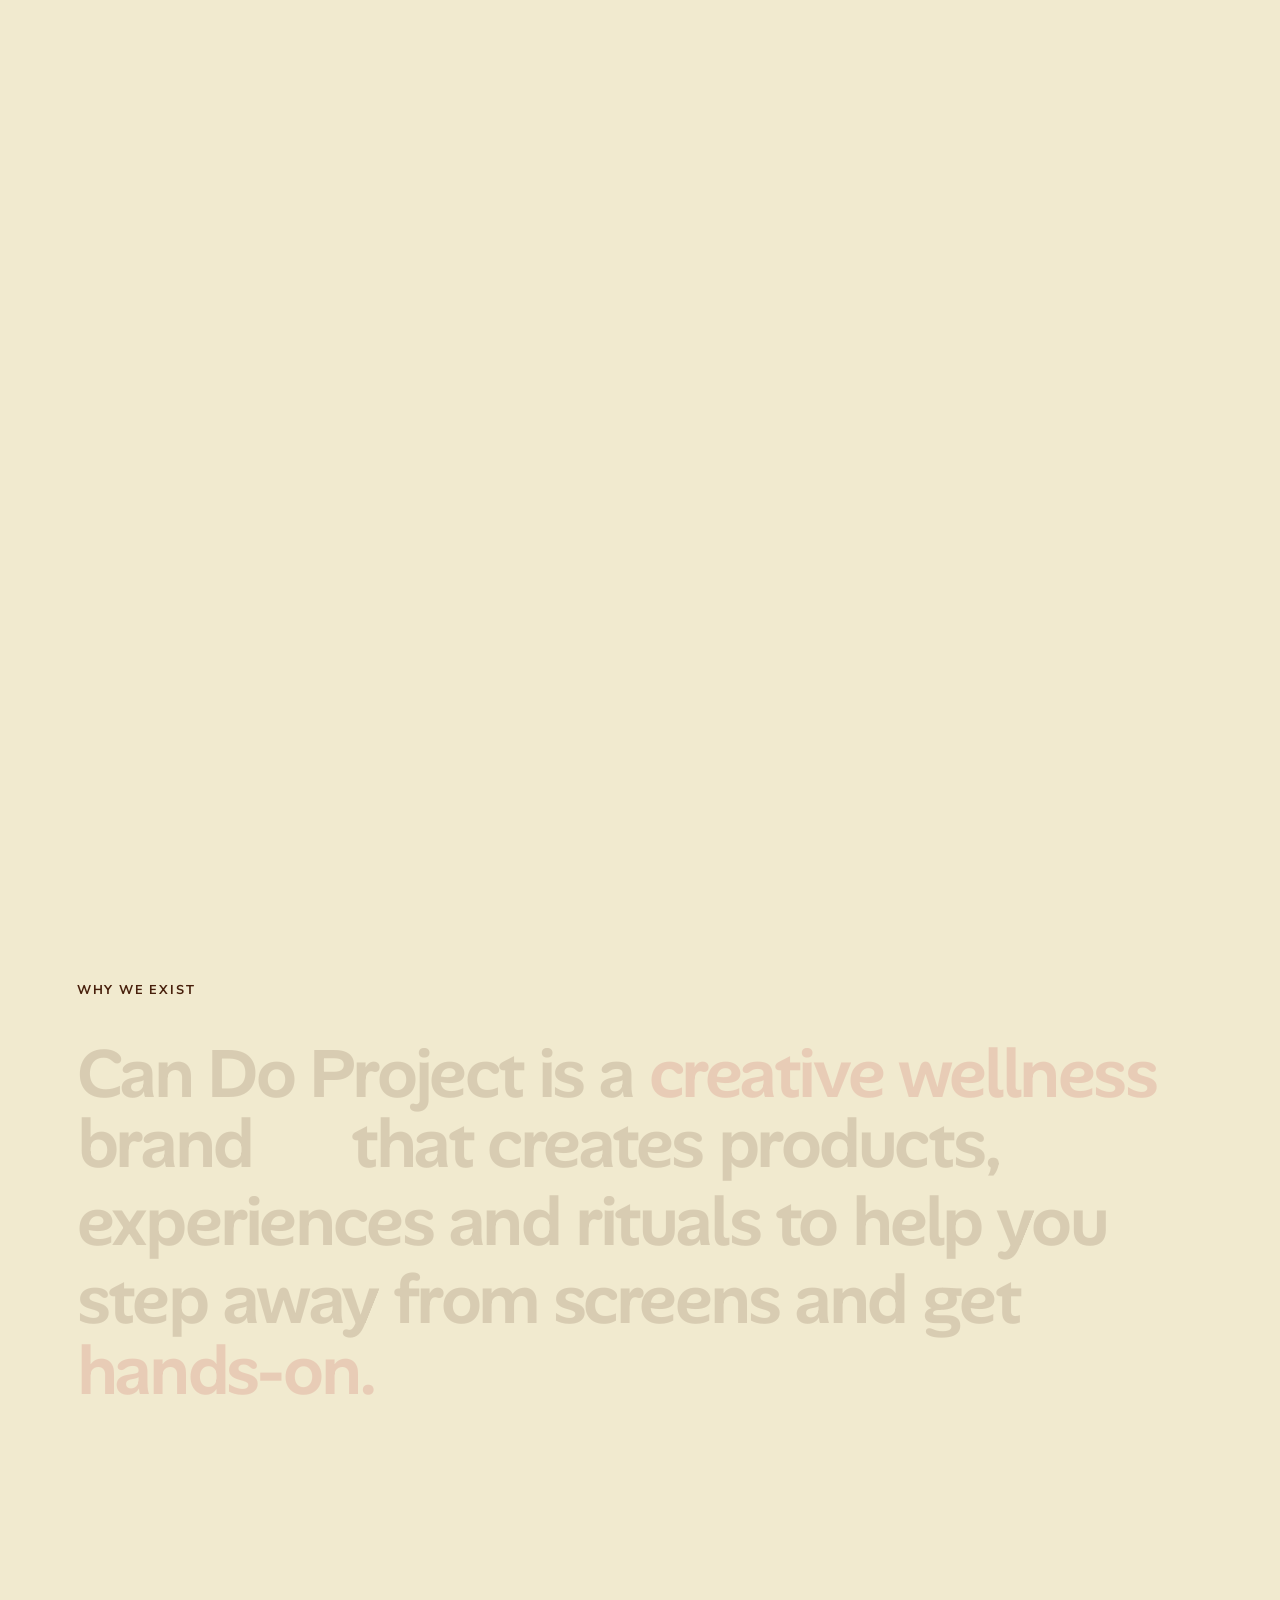
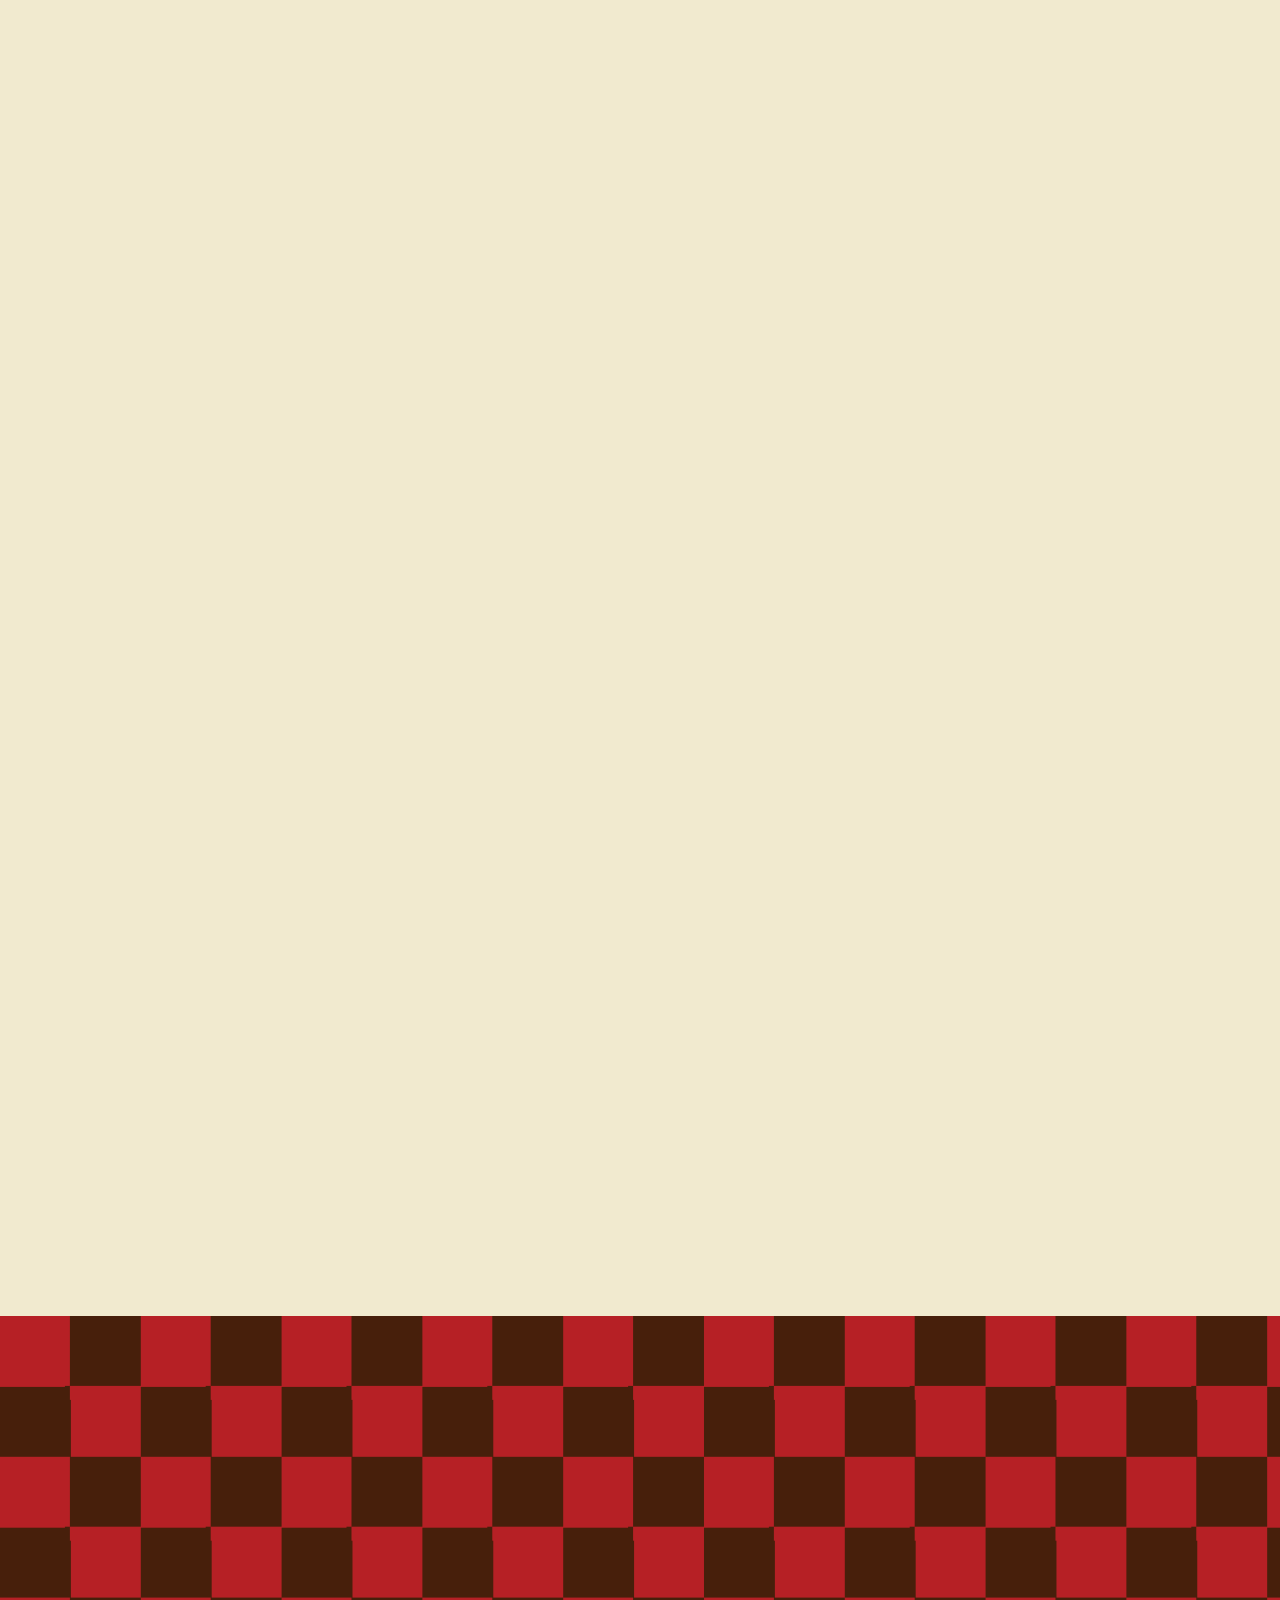
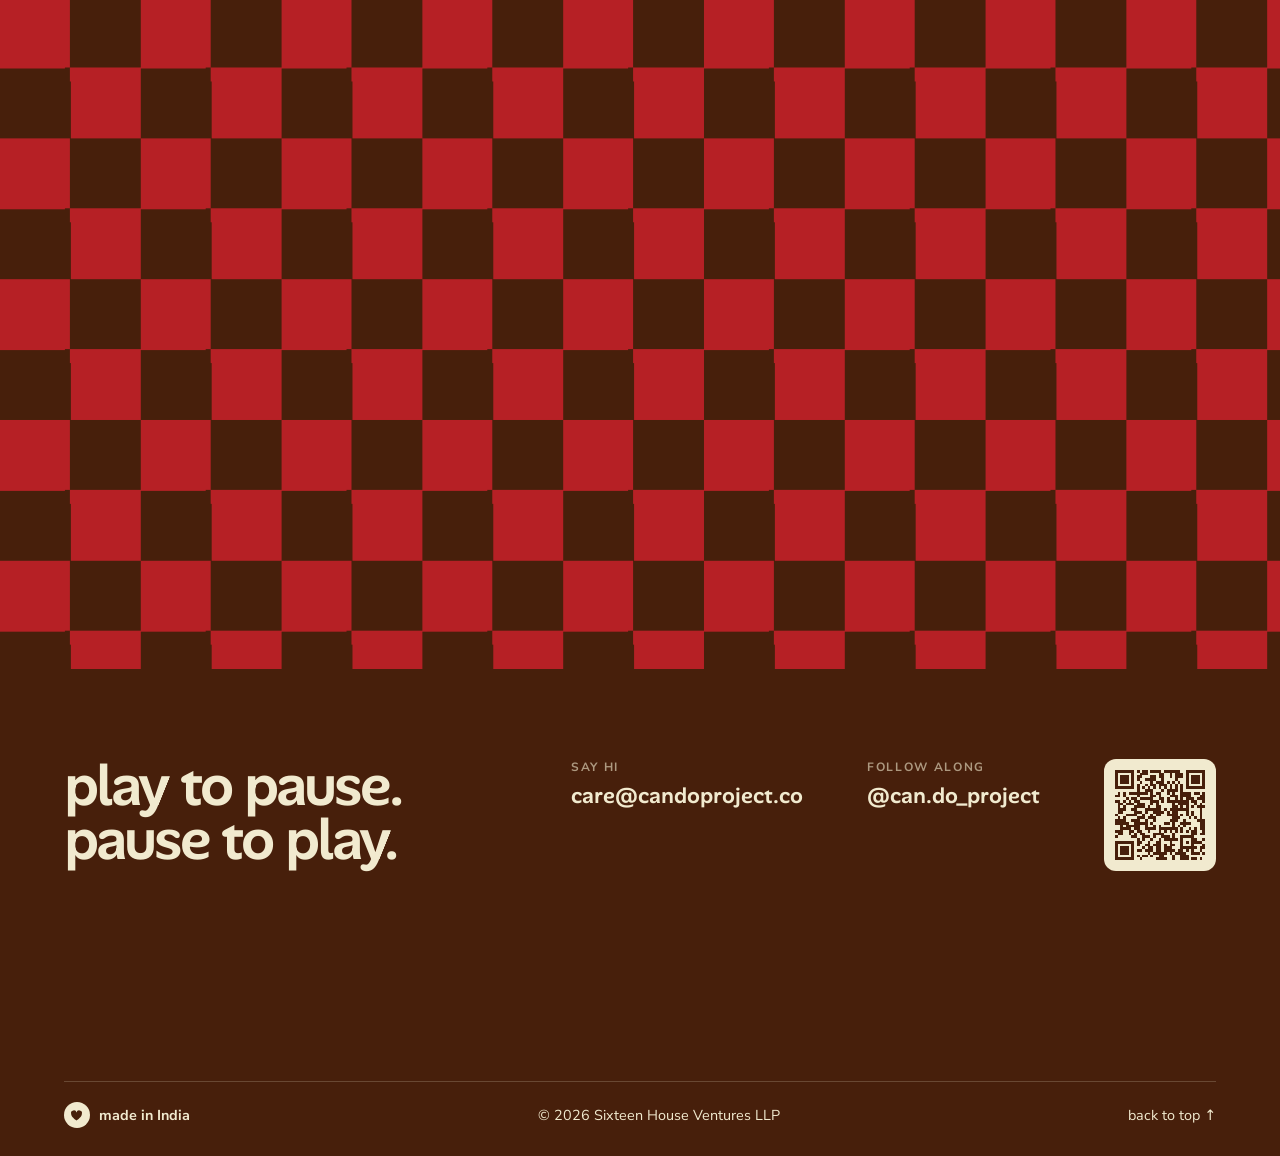
<file: v1-playground/index.html>
<!doctype html>
<html lang="en">
<head>
  <meta charset="utf-8">
  <title>Can Do Project</title>
  <!-- old address: the page now lives at the site root -->
  <link rel="canonical" href="https://www.candoproject.co/">
  <meta http-equiv="refresh" content="0; url=../">
  <script>location.replace("../" + location.hash);</script>
</head>
<body>
  <a href="../">Can Do Project →</a>
</body>
</html>
</file>
<file: assets/css/base.css>
/* Can Do Project — shared tokens. Values sampled from CDP_Design Toolkit-22Oct.ai */

@font-face {
  font-family: "Alan Sans";
  src: url("../fonts/AlanSans-Variable.woff2") format("woff2");
  font-weight: 300 900;
  font-display: swap;
}
@font-face {
  font-family: "Nunito Sans";
  src: url("../fonts/NunitoSans-Variable.woff2") format("woff2");
  font-weight: 200 1000;
  font-stretch: 75% 125%;
  font-display: swap;
}

:root {
  /* primary */
  --red: #b62025;
  --choc: #471f0b;
  --beige: #f1eacf;

  /* secondary — use in the recommended pairs below */
  --blush: #f7abad;
  --cherry: #ee2f35;
  --sky: #35a2d2;
  --sun: #ffdd00;
  --cobalt: #2e73ba;
  --bubblegum: #f0a2c7;
  --teal: #2a897a;
  --tangerine: #f16530;
  --slate: #6196a5;
  --candy: #f8c1d9;
  --leaf: #8faf3d;
  --olive: #bdb531;
  --mauve: #c99fba;
  --plum: #5d2e81;
  --rose: #df3e6b;

  /* packaging sleeve colours */
  --sleeve-purple: #5d2c86;
  --sleeve-pink: #ed3e74;
  --sleeve-cyan: #3ec6f0;
  --sleeve-navy: #1b4f9c;
  --sleeve-green: #0f6b55;
  --kraft: #b98d67;

  --font-head: "Alan Sans", "Nunito Sans", system-ui, sans-serif;
  --font-body: "Nunito Sans", system-ui, sans-serif;

  --ease-out: cubic-bezier(0.22, 1, 0.36, 1);
  --ease-bounce: cubic-bezier(0.34, 1.56, 0.64, 1);
}

*,
*::before,
*::after { box-sizing: border-box; }

html { -webkit-text-size-adjust: 100%; }

body {
  margin: 0;
  font-family: var(--font-body);
  font-weight: 400;
  color: var(--choc);
  background: var(--beige);
  -webkit-font-smoothing: antialiased;
  text-rendering: optimizeLegibility;
}

img, svg { display: block; max-width: 100%; }

h1, h2, h3, h4 {
  margin: 0;
  font-family: var(--font-head);
  font-weight: 600;
  letter-spacing: -0.035em;
  line-height: 0.92;
}

p { margin: 0; }

a { color: inherit; }

button, input { font: inherit; color: inherit; }

.sr-only {
  position: absolute; width: 1px; height: 1px; padding: 0; margin: -1px;
  overflow: hidden; clip: rect(0 0 0 0); white-space: nowrap; border: 0;
}

/* Wordmark — Alan Sans heavy caps, as in the logo lockups */
.wordmark {
  font-family: var(--font-head);
  font-weight: 800;
  letter-spacing: -0.01em;
  text-transform: uppercase;
  line-height: 1;
}
.wordmark--tag {
  display: inline-block;
  padding: 0.35em 0.6em 0.3em;
  border-radius: 0.3em;
  background: var(--choc);
  color: var(--beige);
}

/* Icon from sprite: <svg class="icon"><use href="../assets/icons.svg#i-quatrefoil"/></svg> */
.icon { width: 1em; height: 1em; fill: currentColor; flex: none; }

/* Coin: coloured circle holding a lighter shape (the packaging icon grid) */
.coin {
  --bg: var(--rose);
  --fg: var(--blush);
  display: grid;
  place-items: center;
  aspect-ratio: 1;
  border-radius: 50%;
  background: var(--bg);
  color: var(--fg);
}
.coin > .icon { width: 58%; height: 58%; }

/* Scalloped bottom edge — the cream card on every sleeve */
.scallop-bottom {
  --s: 28px;
  -webkit-mask:
    linear-gradient(#000 0 0) top / 100% calc(100% - var(--s) / 2) no-repeat,
    radial-gradient(circle at 50% 0, #000 calc(var(--s) / 2 - 0.5px), #0000 calc(var(--s) / 2)) bottom / var(--s) calc(var(--s) / 2) repeat-x;
  mask:
    linear-gradient(#000 0 0) top / 100% calc(100% - var(--s) / 2) no-repeat,
    radial-gradient(circle at 50% 0, #000 calc(var(--s) / 2 - 0.5px), #0000 calc(var(--s) / 2)) bottom / var(--s) calc(var(--s) / 2) repeat-x;
}

/* Postage-stamp perforated edge */
.stamp-edge {
  --p: 14px;
  -webkit-mask: radial-gradient(circle at center, #0000 calc(var(--p) / 3.2), #000 calc(var(--p) / 3.2 + 0.5px)) 50% 50% / var(--p) var(--p) round,
    linear-gradient(#000 0 0) content-box;
  -webkit-mask-composite: source-over;
  padding: calc(var(--p) / 2);
  mask: radial-gradient(circle at center, #0000 calc(var(--p) / 3.2), #000 calc(var(--p) / 3.2 + 0.5px)) 50% 50% / var(--p) var(--p) round,
    linear-gradient(#000 0 0) content-box;
  mask-composite: add;
}

/* Instagram QR — dark-on-light only (inverted codes fail on some scanners).
   The symbol includes its own quiet zone, so no padding is needed. Hidden on phone
   widths: nobody can scan the screen they're holding, and the @handle link stays. */
.qr {
  --qr-size: 104px;
  display: block;
  flex: none;
  width: var(--qr-size);
  aspect-ratio: 1;
  border-radius: 12px;
  background: var(--beige);
  color: var(--choc);
  transition: transform 0.4s var(--ease-bounce);
}
.qr svg { width: 100%; height: 100%; }
a.qr:hover { transform: rotate(-3deg) scale(1.04); }
.qr-follow { display: flex; align-items: center; gap: 16px; }
.qr-follow__text { display: grid; gap: 2px; line-height: 1.3; }
.qr-follow__hint { font-size: 0.8125rem; opacity: 0.7; }
@media (max-width: 699px) {
  .qr, .qr-only { display: none; }
}

/* Patterns from the toolkit (red + chocolate) */
.pat-stripes { background: repeating-linear-gradient(90deg, var(--a, var(--choc)) 0 var(--w, 40px), var(--b, var(--red)) 0 calc(var(--w, 40px) * 2)); }
.pat-checker {
  background:
    repeating-conic-gradient(var(--a, var(--choc)) 0 25%, var(--b, var(--red)) 0 50%) 0 0 / var(--w, 80px) var(--w, 80px);
}
.pat-dots {
  background:
    radial-gradient(circle, var(--b, var(--red)) 70%, transparent calc(70% + 1px)) 0 0 / var(--w, 60px) var(--w, 60px),
    var(--a, var(--choc));
}

@media (prefers-reduced-motion: reduce) {
  *, *::before, *::after {
    animation-duration: 0.01ms !important;
    animation-iteration-count: 1 !important;
    transition-duration: 0.01ms !important;
    scroll-behavior: auto !important;
  }
}
</file>
<file: style.css>
/* v1 — playground */

html { scroll-behavior: smooth; overflow-x: clip; }
[hidden] { display: none !important; }
body { overflow-x: clip; }

:focus-visible {
  outline: 3px solid var(--sky);
  outline-offset: 3px;
  border-radius: 6px;
}

.skip {
  position: fixed; top: 10px; left: 10px; z-index: 100;
  padding: 10px 14px; border-radius: 8px;
  background: var(--choc); color: var(--beige);
  transform: translateY(-150%);
}
.skip:focus { transform: none; }

.eyebrow {
  display: inline-flex; align-items: center; gap: 0.55em;
  font-weight: 700; font-size: 0.8rem;
  letter-spacing: 0.14em; text-transform: uppercase;
}
.eyebrow .dot {
  width: 0.6em; height: 0.6em; border-radius: 50%;
  background: var(--cherry);
  box-shadow: 0 0 0 0 rgb(238 47 53 / 0.5);
  animation: ping 2s var(--ease-out) infinite;
}
@keyframes ping { 70%, 100% { box-shadow: 0 0 0 0.7em rgb(238 47 53 / 0); } }

/* buttons */
.btn {
  display: inline-flex; align-items: center; gap: 0.6em;
  padding: 0.95em 1.4em;
  border: 0; border-radius: 999px;
  background: var(--red); color: var(--beige);
  font-family: var(--font-head); font-weight: 600; font-size: 1.05rem;
  text-decoration: none; cursor: pointer;
  box-shadow: 0 4px 0 var(--choc);
  transition: transform 0.25s var(--ease-bounce), box-shadow 0.25s var(--ease-bounce), background 0.2s;
}
.btn .icon { width: 1.1em; height: 1.1em; transition: transform 0.6s var(--ease-bounce); }
.btn:hover { transform: translateY(-3px); box-shadow: 0 7px 0 var(--choc); }
.btn:hover .icon { transform: rotate(180deg) scale(1.15); }
.btn:active { transform: translateY(3px); box-shadow: 0 1px 0 var(--choc); }

.pill {
  display: inline-flex; align-items: center; gap: 0.5em;
  padding: 0.55em 1em;
  border-radius: 999px;
  font-weight: 700; font-size: 0.85rem; text-decoration: none;
  transition: transform 0.25s var(--ease-bounce), background 0.2s, color 0.2s;
}
.pill:hover { transform: translateY(-2px); }
.pill--ghost { background: rgb(241 234 207 / 0.85); border: 2px solid var(--choc); backdrop-filter: blur(6px); }
.pill--ghost:hover { background: var(--choc); color: var(--beige); }
.pill--solid { background: var(--red); color: var(--beige); border: 2px solid var(--red); box-shadow: 0 0 0 2px var(--beige); }
.pill--solid:hover { background: var(--choc); border-color: var(--choc); }

/* header */
.site-header {
  position: fixed; inset: 0 0 auto; z-index: 50;
  display: flex; justify-content: space-between; align-items: center; gap: 12px;
  padding: clamp(12px, 2vw, 22px) clamp(14px, 3vw, 36px);
  pointer-events: none;
}
.site-header > * { pointer-events: auto; }
.site-header__brand {
  flex: 1 1 auto; min-width: 0;
  color: var(--choc); text-decoration: none;
}
.site-header__mark {
  display: block;
  width: clamp(134px, 13.8vw, 165px); /* same footprint as the old text tag */
  max-width: none;
  height: auto;
  aspect-ratio: 338.18 / 61.28;
  fill: #000; /* toolkit draws the boxed lockup in pure black and white */
}
.site-header__mark use { fill: #fff; }
.site-header__nav { display: flex; flex: none; gap: 8px; }

/* HERO */
.hero {
  position: relative;
  min-height: 100svh;
  display: grid; place-items: center;
  padding: 110px 20px 120px;
  overflow: hidden;
  isolation: isolate;
}
.hero__inner {
  position: relative; z-index: 1;
  display: grid; justify-items: center; gap: clamp(16px, 2.4vw, 28px);
  text-align: center;
  max-width: 1100px;
}
.hero__title {
  font-size: clamp(5rem, 17vw, 15.5rem);
  line-height: 0.82;
  letter-spacing: -0.055em;
  color: var(--choc);
}
.hero__title .line { display: block; }
.hero__title .char { display: inline-block; will-change: transform; }
.hero__dot { color: var(--red); }
.hero__lede {
  max-width: 34ch;
  font-size: clamp(1.02rem, 1.45vw, 1.25rem);
  line-height: 1.45;
}

.hero__coins { position: absolute; inset: 0; z-index: 2; pointer-events: none; }
.drag {
  position: absolute;
  left: var(--x); top: var(--y);
  width: clamp(3.4rem, calc(var(--s) * 1vw), 11.5rem);
  pointer-events: auto;
  cursor: grab;
  touch-action: none;
}
.drag:active { cursor: grabbing; }
.drag .coin {
  width: 100%;
  box-shadow: 0 10px 0 -2px rgb(71 31 11 / 0.14);
  transition: box-shadow 0.3s;
}
.drag.is-dragging .coin { box-shadow: 0 22px 18px -6px rgb(71 31 11 / 0.28); }
.hero__hint {
  position: absolute; right: 7%; top: calc(13% + clamp(3.4rem, 11vw, 11.5rem) + 10px);
  font-family: var(--font-head); font-weight: 600; font-size: 0.95rem; line-height: 1.15;
  text-align: right;
  transform: rotate(-4deg);
  color: var(--cobalt);
}

/* badge */
.badge {
  position: absolute; z-index: 3;
  right: clamp(14px, 4vw, 56px); bottom: clamp(14px, 4vw, 48px);
  width: clamp(96px, 10vw, 140px); aspect-ratio: 1;
  display: grid; place-items: center;
  color: var(--beige);
}
.badge > svg { grid-area: 1 / 1; }
.badge__spin { width: 100%; height: 100%; overflow: visible; }
.badge__spin text {
  fill: var(--beige);
  font-family: var(--font-head); font-weight: 600; font-size: 10.5px; letter-spacing: 0.02em;
}
.badge__arrow { width: 28%; height: 28%; }

/* RIBBONS */
.ribbons {
  position: relative; z-index: 4;
  height: clamp(130px, 14vw, 210px);
  margin-top: clamp(-80px, -5vw, -40px);
  overflow-x: clip;
  pointer-events: none;
}
.ribbon {
  position: absolute; left: -5%; right: -5%; top: 50%;
  overflow: hidden;
  padding: 0.55em 0;
  font-family: var(--font-head); font-weight: 600;
  font-size: clamp(1.4rem, 3.2vw, 2.6rem);
  letter-spacing: -0.03em;
  white-space: nowrap;
}
.ribbon--front { background: var(--red); color: var(--beige); transform: translateY(-50%) rotate(-3deg); }
.ribbon--back { background: var(--choc); color: var(--beige); transform: translateY(-50%) rotate(2.2deg); }
.ribbon__track { display: flex; width: max-content; }
.ribbon__set { display: flex; align-items: center; }
.ribbon__item { display: inline-flex; align-items: center; gap: 0.6em; padding-right: 0.6em; }
.ribbon__item .coin { width: 1.15em; }

/* PRODUCTS */
.products {
  --card-w: clamp(260px, 74vw, 320px);
  position: relative;
  padding: clamp(60px, 8vw, 110px) 0 clamp(40px, 5vw, 70px);
}
.products__head {
  padding: 0 clamp(20px, 6vw, 88px);
  display: grid; gap: 14px;
  max-width: 900px;
}
.products__head h2 { font-size: clamp(2.6rem, 6.4vw, 5.8rem); }
.products__note { font-size: 1.05rem; max-width: 40ch; }
.desk-only { display: none; }

.products__viewport {
  margin-top: clamp(28px, 4vw, 48px);
  overflow-x: auto;
  scroll-snap-type: x mandatory;
  scrollbar-width: none;
  -webkit-overflow-scrolling: touch;
}
.products__viewport::-webkit-scrollbar { display: none; }
.products__track {
  display: flex; gap: clamp(16px, 2.2vw, 30px);
  width: max-content;
  padding: 16px clamp(20px, 6vw, 88px) 36px;
}
/* swipe mode: pad so the first and last cards can snap to dead centre */
.products:not(.is-deck) .products__track { padding-inline: max(20px, calc((100vw - var(--card-w)) / 2)); }

.easel {
  --c: var(--red);
  --w: var(--card-w);
  --img: 47%; /* photo share of the card height; the price sticker sits on its edge */
  flex: none;
  width: var(--w);
  aspect-ratio: 12 / 21;
  display: flex; flex-direction: column;
  border-radius: 10px;
  background: var(--beige);
  box-shadow: 0 1px 0 rgb(71 31 11 / 0.08), 0 18px 40px -18px rgb(71 31 11 / 0.35);
  overflow: hidden;
  scroll-snap-align: center;
  transform-origin: 50% 90%;
  transition: box-shadow 0.4s;
}
.easel:hover { box-shadow: 0 1px 0 rgb(71 31 11 / 0.08), 0 30px 50px -18px rgb(71 31 11 / 0.45); }
.easel__img { flex: 0 0 var(--img); overflow: hidden; background: var(--c); }
.easel__img img {
  width: 100%; height: 100%; object-fit: cover;
  object-position: var(--pos, 50% 50%);
  transition: transform 0.9s var(--ease-out);
}
.easel:hover .easel__img img { transform: scale(1.06); }
.easel__body {
  flex: 1;
  display: flex; flex-direction: column;
  padding: 7% 8% 7%;
  background: #f3ecd2;
}
.easel__title {
  color: var(--c);
  font-size: calc(var(--w) * 0.098);
  line-height: 0.9;
  letter-spacing: -0.04em;
}
.easel__kind {
  margin-top: 0.6em;
  font-weight: 600; font-size: calc(var(--w) * 0.042);
  letter-spacing: 0.01em; text-transform: uppercase;
  color: var(--k, var(--choc));
}
.easel__desc {
  margin: 0.6em 0 0;
  font-size: calc(var(--w) * 0.037); line-height: 1.35;
}
.easel__points {
  margin: auto 0 0; padding: 0; list-style: none;
  display: grid; grid-template-columns: auto 1fr; gap: 0.9em 5%;
  font-size: calc(var(--w) * 0.034); line-height: 1.2;
}
.easel__points li { display: flex; align-items: center; gap: 0.6em; }
.easel__points .coin { --bg: var(--c); --fg: var(--beige); width: 2.4em; }
/* the catalog's flower is wider than the usual 58% icon box; overflow: visible also lifts
   the grid min-size floor, so reset it or the coin grows tall */
.easel__points .icon { overflow: visible; min-width: 0; min-height: 0; }

/* festive price: a scalloped sticker slapped across the photo's bottom edge */
.easel { position: relative; }
.price {
  position: absolute; z-index: 1;
  top: var(--img); right: 6%;
  width: calc(var(--w) * 0.36); aspect-ratio: 1;
  margin: 0;
  display: flex; flex-direction: column; align-items: center; justify-content: center;
  color: var(--beige); text-align: center;
  transform: translateY(-82%) rotate(-9deg);
  transition: transform 0.5s var(--ease-bounce);
}
.easel:hover .price { transform: translateY(-82%) rotate(4deg) scale(1.08); }
.price__bg {
  position: absolute; inset: 0; z-index: -1;
  width: 100%; height: 100%;
  fill: var(--k, var(--c));
  stroke: var(--beige); stroke-width: 4px; paint-order: stroke;
  filter: drop-shadow(0 4px 6px rgb(71 31 11 / 0.3));
}
.price__label {
  font-weight: 800; font-size: calc(var(--w) * 0.03);
  letter-spacing: 0.06em; text-transform: uppercase;
  opacity: 0.9;
}
.price__amt {
  font-family: var(--font-head); font-weight: 700;
  font-size: calc(var(--w) * 0.075);
  letter-spacing: -0.03em; line-height: 1.05;
}

.products__progress {
  display: none;
  margin: 0 clamp(20px, 6vw, 88px);
  height: 4px; border-radius: 4px;
  background: rgb(71 31 11 / 0.12);
  overflow: hidden;
}
.products__progress span {
  display: block; height: 100%; width: 100%;
  background: var(--red);
  transform: scaleX(0); transform-origin: left;
}

/* pinned deck mode — set by main.js on desktop when motion is allowed */
.products.is-deck { height: 100vh; padding: 84px 0 28px; display: flex; flex-direction: column; justify-content: center; }
.products.is-deck .products__head {
  max-width: none;
  grid-template-columns: auto 1fr; align-items: end; column-gap: 48px; row-gap: 10px;
}
.products.is-deck .products__head .eyebrow { grid-column: 1 / -1; }
.products.is-deck .products__head h2 { font-size: clamp(2.4rem, 4.4vw, 4.2rem); }
.products.is-deck .products__note { justify-self: end; text-align: right; max-width: 30ch; }
.products.is-deck .products__viewport { margin-top: 24px; }
.products.is-deck .products__viewport { overflow: visible; scroll-snap-type: none; }
.products.is-deck .easel { --w: min(300px, calc((100vh - 380px) * 0.5714)); }
.products.is-deck .products__progress { display: block; }
.products.is-deck .desk-only { display: inline; }
.products.is-deck .mob-only { display: none; }

/* MANIFESTO */
.manifesto {
  padding: clamp(80px, 12vw, 180px) clamp(20px, 6vw, 88px);
  display: grid; gap: 28px;
  max-width: 1320px;
}
.manifesto__text {
  font-family: var(--font-head); font-weight: 600;
  font-size: clamp(2rem, 5.4vw, 4.9rem);
  line-height: 1.02;
  letter-spacing: -0.035em;
}
.manifesto__text em { font-style: normal; color: var(--red); }
.m-coin {
  display: inline-grid;
  width: 0.9em;
  vertical-align: -0.1em;
  margin: 0 0.05em;
}
.manifesto__sub { max-width: 46ch; font-size: clamp(1.02rem, 1.4vw, 1.2rem); line-height: 1.5; }

/* SIGNUP */
.signup {
  --a: var(--choc); --b: var(--red); --w: clamp(90px, 11vw, 150px);
  position: relative;
  display: grid; place-items: center;
  /* minmax(0, …) so the card's 100% width is the column, not its own text width */
  grid-template-columns: minmax(0, 1fr);
  padding: clamp(70px, 10vw, 140px) 16px;
  overflow: hidden;
}
.signup__card {
  --s: 34px;
  position: relative;
  width: min(640px, 100%);
  padding: clamp(32px, 5vw, 56px) clamp(22px, 5vw, 56px) calc(clamp(40px, 5vw, 60px) + 17px);
  background: var(--beige);
  border-radius: 14px 14px 0 0;
  text-align: center;
}
.signup__content, .signup__done { display: grid; justify-items: center; gap: 18px; }
.signup__tag { font-size: 0.85rem; background: var(--red); }
.signup h2 { font-size: clamp(3.2rem, 9vw, 5.8rem); }
.signup p { max-width: 38ch; line-height: 1.5; }
.signup__form {
  display: flex; gap: 8px;
  width: 100%;
  margin-top: 6px;
  padding: 6px;
  border-radius: 999px;
  background: #fff8e8;
  border: 2px solid var(--choc);
}
.signup__form:focus-within { border-color: var(--red); }
.signup__form input {
  flex: 1; min-width: 0;
  padding: 0.8em 1em;
  border: 0; background: transparent;
  font-size: 1.05rem;
}
.signup__form input:focus { outline: none; }
.signup__form input::placeholder { color: rgb(71 31 11 / 0.45); }
.signup__form .btn { box-shadow: none; padding: 0.85em 1.3em; }
.signup__form .btn:hover { transform: none; background: var(--choc); }
.signup__form .btn[aria-busy="true"] { opacity: 0.7; pointer-events: none; }
.signup__msg { min-height: 1.4em; font-weight: 700; font-size: 0.95rem; color: var(--red); }
.signup__done-coin { width: 96px; }
.signup__qr { text-align: left; padding-top: 18px; border-top: 1.5px dashed rgb(71 31 11 / 0.25); }
.signup__qr a { color: inherit; }
.signup__qr .qr { --qr-size: 96px; }
.signup__done h2 { outline: none; }
.signup__burst { position: absolute; inset: 0; pointer-events: none; overflow: visible; }
.signup__burst .coin { position: absolute; left: 50%; top: 40%; width: 44px; margin: -22px 0 0 -22px; }

/* FOOTER */
.site-footer {
  background: var(--choc); color: var(--beige);
  padding: clamp(50px, 7vw, 90px) clamp(20px, 5vw, 64px) 28px;
  overflow: hidden;
}
.site-footer__top {
  display: flex; flex-wrap: wrap; justify-content: space-between; gap: 32px;
}
.site-footer__line {
  font-family: var(--font-head); font-weight: 600;
  font-size: clamp(2rem, 4.5vw, 3.6rem); line-height: 0.95; letter-spacing: -0.035em;
}
.site-footer__links { display: flex; flex-wrap: wrap; gap: clamp(28px, 5vw, 72px); }
.site-footer .label { font-size: 0.75rem; font-weight: 700; letter-spacing: 0.14em; text-transform: uppercase; opacity: 0.6; margin-bottom: 6px; }
.site-footer__links a { font-family: var(--font-head); font-weight: 600; font-size: clamp(1.15rem, 1.7vw, 1.45rem); text-decoration: none; background: linear-gradient(currentColor 0 0) 0 100% / 0 2px no-repeat; transition: background-size 0.35s var(--ease-out); }
.site-footer__links a:hover { background-size: 100% 2px; }
/* the underline rule above sets `background`, which would erase the QR tile */
.site-footer__links .qr, .site-footer__links .qr:hover { --qr-size: 112px; background: var(--beige); }
.site-footer__mark {
  display: block;
  width: 100%; height: auto;
  margin: clamp(40px, 6vw, 80px) 0 clamp(18px, 2vw, 28px);
  overflow: visible;
  fill: var(--beige);
}
/* each letter tumbles in from its own baseline */
.site-footer__mark path { transform-box: fill-box; transform-origin: 50% 100%; }
.site-footer__bottom {
  display: flex; flex-wrap: wrap; justify-content: space-between; align-items: center; gap: 12px 24px;
  padding-top: 20px;
  border-top: 1px solid rgb(241 234 207 / 0.2);
  font-size: 0.9rem;
}
.site-footer__bottom a { text-decoration: none; }
.made { display: inline-flex; align-items: center; gap: 0.6em; font-weight: 700; }
.made .coin { width: 1.8em; }

/* small screens */
@media (max-width: 640px) {
  /* frosted bar once scrolled, so the header doesn't sit on top of body text (class set in main.js) */
  html { scroll-padding-top: 64px; }
  .site-header { transition: background 0.3s, box-shadow 0.3s; }
  .site-header.is-scrolled {
    background: rgb(241 234 207 / 0.88);
    backdrop-filter: blur(10px); -webkit-backdrop-filter: blur(10px);
    box-shadow: 0 1px 0 rgb(71 31 11 / 0.1);
  }
  .site-header__nav .pill--ghost span { display: none; }
  .site-header__nav .pill--ghost { padding: 0; width: 2.6rem; justify-content: center; }
  .site-header__nav .pill--ghost .icon { width: 1.15em; height: 1.15em; }
  .site-header__nav .pill { min-height: 2.6rem; }

  .hero { padding-bottom: 150px; }
  .hero__title { font-size: 25vw; }
  .drag--wide { display: none; }
  /* left/top, not --x/--y: the inline custom properties would win over these */
  .drag:nth-child(3) { left: 3%; }
  .drag:nth-child(6) { left: 74%; top: 80%; }
  .drag:nth-child(9) { left: 8%; top: 82%; }
  .hero__hint { display: none; }
  .badge { right: auto; left: calc(50% - 48px); width: 96px; bottom: 22px; }

  .products__head, .manifesto { text-align: center; justify-items: center; }
  .products__head .eyebrow, .manifesto .eyebrow { justify-content: center; }

  .signup__form { flex-direction: column; border-radius: 22px; }
  .signup__form .btn { justify-content: center; }
  .signup__form input { text-align: center; }

  .site-footer { text-align: center; }
  .site-footer__top, .site-footer__links { justify-content: center; }
  .site-footer__top { flex-direction: column; align-items: center; }
  .site-footer__bottom { flex-direction: column; justify-content: center; }
}
@media (max-width: 699px) {
  /* the QR is hidden here, so centre the follow line with the rest of the card */
  .signup__qr { justify-content: center; text-align: center; }
  .signup__qr .qr-follow__text { justify-items: center; }
}
@media (max-width: 360px) {
  .site-header__nav { gap: 6px; }
  .site-header__nav .pill { min-height: 2.35rem; }
  .site-header__nav .pill--ghost { width: 2.35rem; }
  .site-header__nav .pill--solid { padding-inline: 0.75em; font-size: 0.76rem; }
}
@media (max-width: 360px), (max-width: 640px) and (max-height: 700px) {
  /* no room for coins beside the title and CTA: smaller coins, a row up top, two in the bottom corners */
  .drag { width: 2.9rem; }
  .drag:nth-child(1) { left: 5%; top: 12%; }
  .drag:nth-child(2) { left: 79%; top: 11%; }
  .drag:nth-child(5) { left: 40%; top: 10%; }
  .drag:nth-child(3) { left: 5%; top: 83%; }
  .drag:nth-child(4) { left: 80%; top: 82%; }
  .drag:nth-child(6), .drag:nth-child(9) { display: none; }
}

/* local override of .scallop-bottom: overlap the two mask layers by 1px to hide the seam */
.signup__card.scallop-bottom {
  -webkit-mask:
    linear-gradient(#000 0 0) top / 100% calc(100% - var(--s) / 2 + 1px) no-repeat,
    radial-gradient(circle at 50% 0, #000 calc(var(--s) / 2 - 0.5px), #0000 calc(var(--s) / 2)) bottom / var(--s) calc(var(--s) / 2) repeat-x;
  mask:
    linear-gradient(#000 0 0) top / 100% calc(100% - var(--s) / 2 + 1px) no-repeat,
    radial-gradient(circle at 50% 0, #000 calc(var(--s) / 2 - 0.5px), #0000 calc(var(--s) / 2)) bottom / var(--s) calc(var(--s) / 2) repeat-x;
}
</file>
